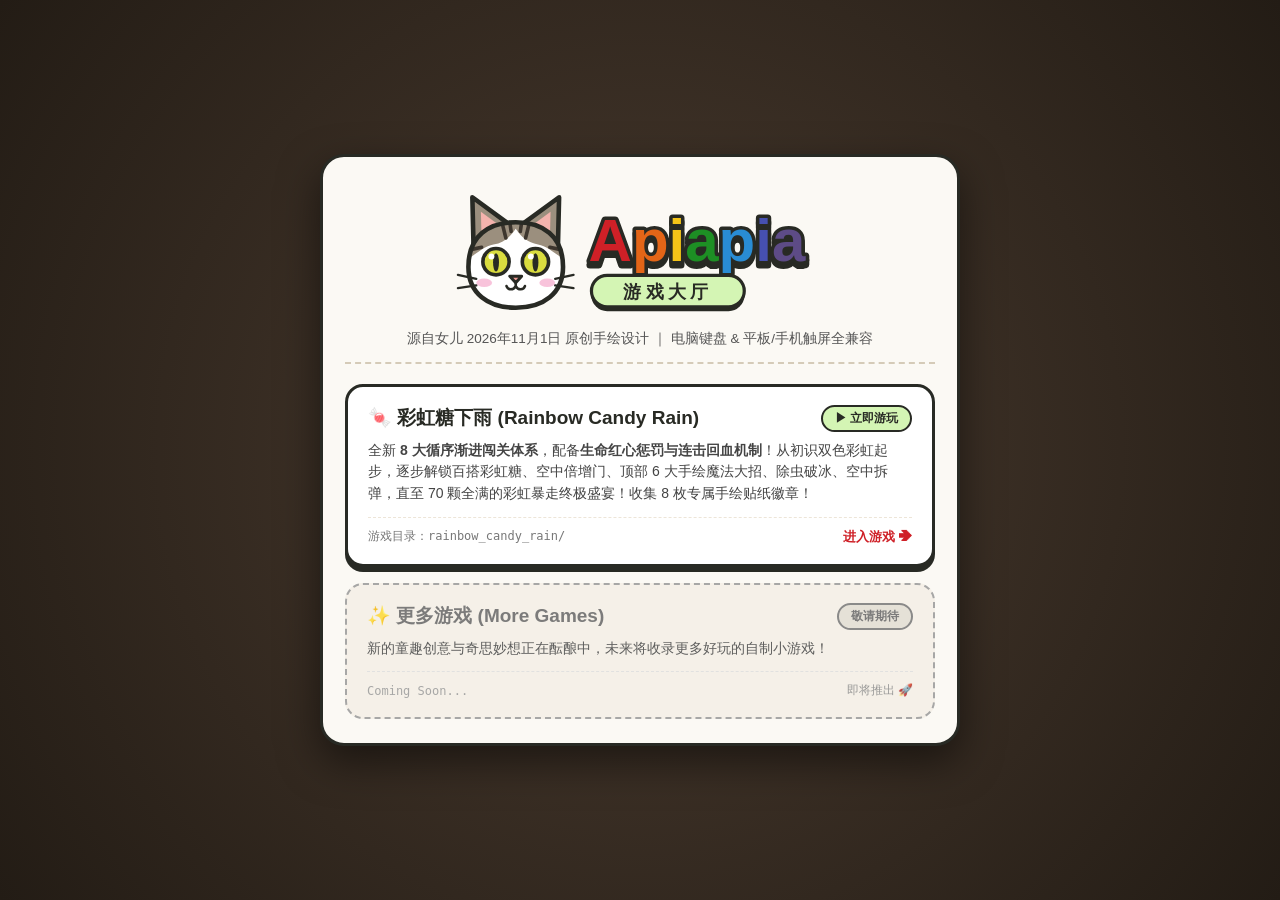
<file: index.html>
<!DOCTYPE html>
<html lang="zh-CN">
<head>
  <meta charset="UTF-8" />
  <meta name="viewport" content="width=device-width, initial-scale=1.0, maximum-scale=1.0, user-scalable=no, viewport-fit=cover" />
  <meta name="description" content="Apiapia 游戏大厅 — 以家里的小猫 Apiapia 命名，收录小朋友亲手设计的趣味网页小游戏，支持电脑键盘与 iPad/手机触屏。" />
  <meta property="og:title" content="Apiapia 游戏大厅" />
  <meta property="og:description" content="收录小朋友亲手设计的趣味网页小游戏，支持电脑键盘与 iPad/手机触屏。" />
  <meta property="og:type" content="website" />
  <meta property="og:image" content="images/icon-512.png" />
  <!-- iPad / iPhone 添加到主屏幕：全屏打开，图标下方显示的名字 -->
  <meta name="mobile-web-app-capable" content="yes" />
  <meta name="apple-mobile-web-app-capable" content="yes" />
  <meta name="apple-mobile-web-app-status-bar-style" content="black-translucent" />
  <meta name="apple-mobile-web-app-title" content="Apiapia 游戏大厅" />
  <link rel="icon" type="image/svg+xml" href="images/favicon.svg" />
  <link rel="icon" type="image/png" sizes="192x192" href="images/icon-192.png?v=2" />
  <link rel="apple-touch-icon" sizes="180x180" href="images/apple-touch-icon.png?v=2" />
  <link rel="manifest" href="site.webmanifest?v=2" />
  <meta name="theme-color" content="#2c241d" />
  <title>Apiapia 游戏大厅</title>
  <style>
    * {
      box-sizing: border-box;
      margin: 0;
      padding: 0;
    }
    body {
      min-height: 100dvh;
      background: #2c241d radial-gradient(circle at center, #4a3b2f 0%, #231c15 100%);
      font-family: "PingFang SC", "Hiragino Sans GB", "Microsoft YaHei", "Comic Sans MS", cursive, sans-serif;
      display: flex;
      align-items: center;
      justify-content: center;
      padding: max(18px, env(safe-area-inset-top)) 18px max(18px, env(safe-area-inset-bottom));
      color: #282a24;
    }
    .hub-card {
      background: #fbf9f4;
      border: 3.5px solid #282a24;
      border-radius: 24px;
      max-width: 640px;
      width: 100%;
      padding: 24px 22px;
      box-shadow: 0 16px 40px rgba(0, 0, 0, 0.5);
    }
    .hub-header {
      text-align: center;
      margin-bottom: 20px;
      padding-bottom: 14px;
      border-bottom: 2.5px dashed #d5cbb8;
    }
    .hub-header h1 {
      font-size: 25px;
      font-weight: 900;
      margin-bottom: 6px;
    }
    .hub-logo {
      display: block;
      width: 100%;
      max-width: 400px;
      height: auto;
      margin: 0 auto;
    }
    .hub-header p {
      font-size: 13.5px;
      color: #555;
    }
    .game-list {
      display: flex;
      flex-direction: column;
      gap: 16px;
    }
    .game-card {
      display: block;
      text-decoration: none;
      color: #282a24;
      background: #fff;
      border: 3px solid #282a24;
      border-radius: 18px;
      padding: 18px 20px;
      box-shadow: 0 5px 0 #282a24;
      transition: transform 0.1s, box-shadow 0.1s, background 0.15s;
    }
    @media (hover: hover) {
    .game-card.playable:hover {
      background: #fffbe6;
      transform: translateY(-2px);
      box-shadow: 0 7px 0 #282a24;
    }
    }
    .game-card.playable:active {
      transform: translateY(3px);
      box-shadow: 0 2px 0 #282a24;
    }
    .game-card.coming-soon {
      background: #f4efe6;
      border: 2.5px dashed #999;
      box-shadow: none;
      opacity: 0.85;
      cursor: default;
    }
    .g-title {
      display: flex;
      align-items: center;
      justify-content: space-between;
      font-size: 19px;
      font-weight: 900;
      margin-bottom: 8px;
    }
    .g-badge {
      font-size: 12px;
      padding: 3px 12px;
      border-radius: 999px;
      border: 2px solid #282a24;
      font-weight: 800;
    }
    .badge-play {
      background: #d4f5b4;
    }
    .badge-wait {
      background: #e2ddd3;
      border-color: #777;
      color: #666;
    }
    .g-desc {
      font-size: 14px;
      color: #444;
      line-height: 1.55;
    }
    .g-footer {
      display: flex;
      justify-content: space-between;
      align-items: center;
      margin-top: 12px;
      padding-top: 10px;
      border-top: 1.5px dashed #ede5d8;
    }
    .g-file {
      font-size: 12px;
      color: #777;
      font-family: monospace;
    }
    .g-action {
      font-size: 13px;
      font-weight: 900;
      color: #cf2027;
      display: flex;
      align-items: center;
      gap: 4px;
    }
  </style>
</head>
<body>
  <div class="hub-card">
    <div class="hub-header">
      <h1><img class="hub-logo" src="images/logo.svg" alt="Apiapia 游戏大厅" /></h1>
      <p>源自女儿 2026年11月1日 原创手绘设计 ｜ 电脑键盘 & 平板/手机触屏全兼容</p>
    </div>

    <div class="game-list">
      <!-- 经典版游戏卡片 -->
      <a class="game-card playable" href="rainbow_candy_rain/index.html">
        <div class="g-title">
          <span>🍬 彩虹糖下雨 (Rainbow Candy Rain)</span>
          <span class="g-badge badge-play">▶ 立即游玩</span>
        </div>
        <div class="g-desc">
          全新 <strong>8 大循序渐进闯关体系</strong>，配备<strong>生命红心惩罚与连击回血机制</strong>！从初识双色彩虹起步，逐步解锁百搭彩虹糖、空中倍增门、顶部 6 大手绘魔法大招、除虫破冰、空中拆弹，直至 70 颗全满的彩虹暴走终极盛宴！收集 8 枚专属手绘贴纸徽章！
        </div>
        <div class="g-footer">
          <span class="g-file">游戏目录：rainbow_candy_rain/</span>
          <span class="g-action">进入游戏 ➔</span>
        </div>
      </a>

      <!-- 未来新游戏卡片预留 -->
      <div class="game-card coming-soon">
        <div class="g-title">
          <span style="color: #666;">✨ 更多游戏 (More Games)</span>
          <span class="g-badge badge-wait">敬请期待</span>
        </div>
        <div class="g-desc">
          新的童趣创意与奇思妙想正在酝酿中，未来将收录更多好玩的自制小游戏！
        </div>
        <div class="g-footer" style="border-top-color: #ddd;">
          <span class="g-file" style="color: #999;">Coming Soon...</span>
          <span style="font-size: 12px; color: #888;">即将推出 🚀</span>
        </div>
      </div>
    </div>
  </div>
</body>
</html>
</file>
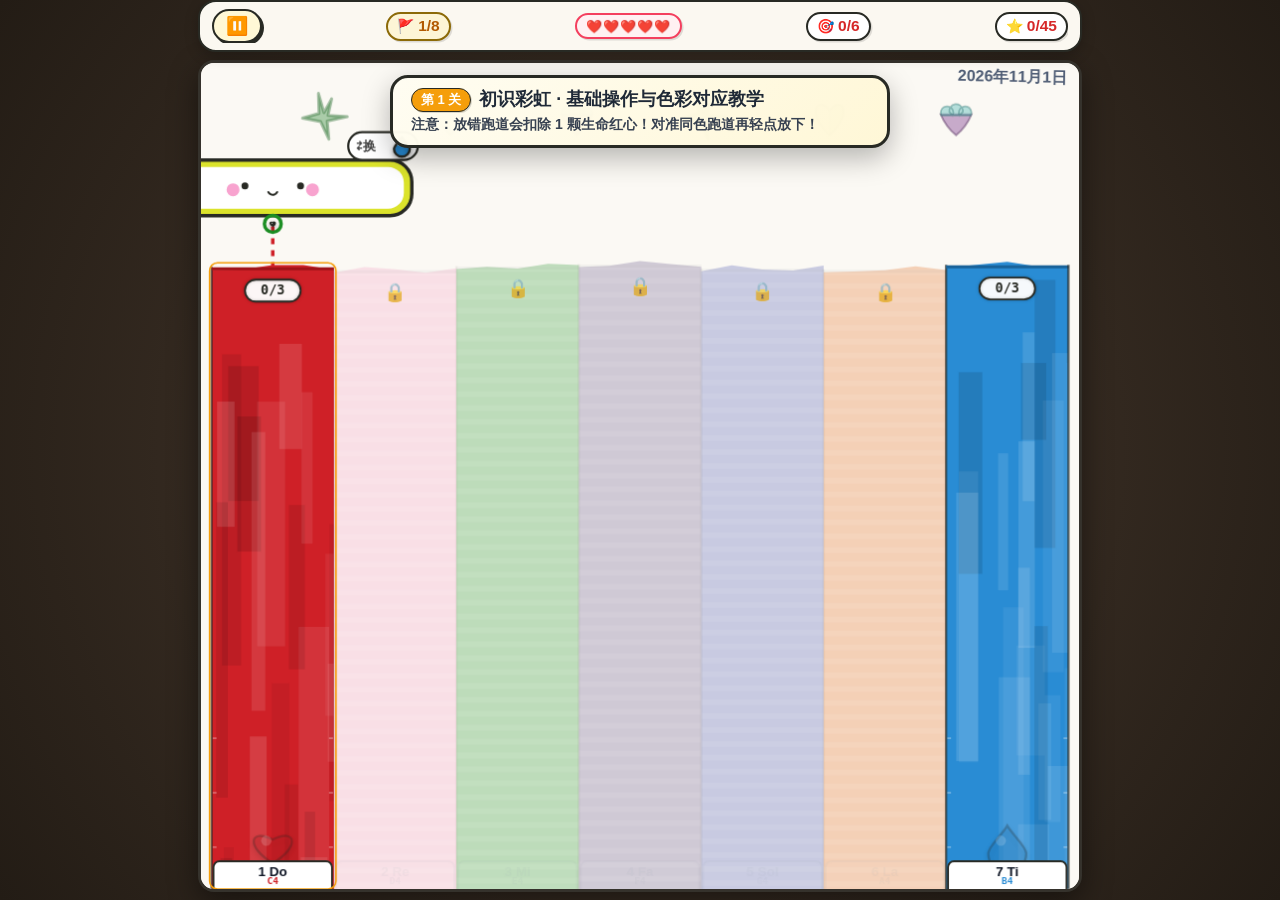
<file: rainbow_candy_rain/index.html>
<!DOCTYPE html>
<html lang="zh-CN">
<head>
  <meta charset="UTF-8" />
  <meta name="viewport" content="width=device-width, initial-scale=1.0, maximum-scale=1.0, user-scalable=no, viewport-fit=cover" />
  <meta name="apple-mobile-web-app-capable" content="yes" />
  <meta name="mobile-web-app-capable" content="yes" />
  <meta name="apple-mobile-web-app-status-bar-style" content="black-translucent" />
  <meta name="apple-mobile-web-app-title" content="彩虹糖下雨" />
  <meta name="theme-color" content="#2c241d" />
  <link rel="apple-touch-icon" sizes="180x180" href="../images/apple-touch-icon.png?v=2" />
  <meta name="description" content="彩虹糖下雨（关卡闯关与教学进阶版）" />
  <link rel="icon" href="data:image/svg+xml,<svg xmlns='http://www.w3.org/2000/svg' viewBox='0 0 100 100'><text y='.9em' font-size='90'>🍬</text></svg>" />
  <title>彩虹糖下雨 - 魔法大闯关</title>
  <link rel="stylesheet" href="style.css?v=20261113c" />
</head>
<body>
  <div id="app-shell">
    <!-- Top HUD Bar (in-game essentials only; everything else lives in the pause menu) -->
    <div class="hud-bar">
      <div class="hud-stats">
        <button class="btn-cute btn-pause" id="btn-pause" title="暂停 / 菜单 (P)">⏸️</button>
        <div class="stat-pill pill-target pill-clickable" id="hud-level-pill" title="关卡地图">
          🚩 <span class="val" id="level-val">1/8</span>
        </div>
        <div class="stat-pill pill-hearts" id="hud-hearts-pill" title="生命：5 连击可恢复 1 颗">
          <span class="val" id="hearts-val">❤️❤️❤️</span>
        </div>
        <div class="stat-pill" id="hud-target-pill" title="本关进度">
          🎯 <span class="val" id="target-progress-val">0/6</span>
        </div>
        <div class="stat-pill pill-fever" id="fever-pill" title="彩虹暴走能量" style="display:none;">
          🌈 <span class="val" id="fever-val">0%</span>
        </div>
        <div class="stat-pill" title="分数 / 下一颗星需要的分数">
          ⭐ <span class="val" id="score-val">0</span>
        </div>
      </div>
    </div>

    <!-- Main Drawing Paper Game Canvas -->
    <div id="paper-stage">
      <canvas id="game-canvas"></canvas>

      <!-- Level Intro Toast / Guidance Banner (Auto-dismisses) -->
      <div class="level-intro-toast" id="level-intro-toast">
        <div class="intro-toast-content">
          <div class="toast-header-row">
            <span class="toast-level-tag" id="toast-level-num">第 1 关</span>
            <span class="toast-title" id="toast-level-title">初识彩虹</span>
          </div>
          <p class="toast-tip" id="toast-level-tip">滑动云朵对齐同色跑道，轻点屏幕放下糖果！</p>
        </div>
      </div>
    </div>
  </div>

  <!-- Pause Menu Modal (any open modal pauses the game) -->
  <div class="modal-backdrop" id="pause-modal">
    <div class="modal-card pause-card">
      <h2 class="victory-title">⏸️ 休息一下</h2>
      <p class="victory-subtitle" id="pause-level-name">第 1 关</p>
      <button class="btn-win-replay btn-primary-big" id="btn-resume">▶️ 继续玩</button>
      <div class="pause-grid">
        <button class="btn-cute" id="btn-level-map">🗺️ 关卡地图</button>
        <button class="btn-cute" id="btn-tutorial-hint">💡 玩法说明</button>
        <button class="btn-cute" id="btn-music-box">🎵 音乐盒</button>
        <button class="btn-cute" id="btn-outfit">👒 云朵装扮</button>
        <button class="btn-cute" id="btn-stickers">🏅 贴纸册</button>
        <button class="btn-cute" id="btn-art">🎨 小画师原作</button>
        <button class="btn-cute" id="btn-audio">🔊 只开音效</button>
        <button class="btn-cute" id="btn-motion">🌀 晃动特效：开</button>
        <button class="btn-cute" id="btn-quick-reset">🔄 重新开始本关</button>
        <a class="btn-cute" href="../index.html">🏠 返回大厅</a>
      </div>
    </div>
  </div>

  <!-- In-game Confirm Dialog -->
  <div class="modal-backdrop" id="confirm-modal">
    <div class="modal-card confirm-card">
      <div class="victory-badge">🤔</div>
      <h2 class="victory-title" id="confirm-title">确定吗？</h2>
      <p class="victory-subtitle" id="confirm-desc"></p>
      <div class="victory-actions">
        <button class="btn-win-replay" id="confirm-ok" style="background: linear-gradient(180deg, #f59e0b 0%, #d97706 100%);">确定</button>
        <button class="btn-cute" id="confirm-cancel" style="font-size:16px; padding: 10px 22px;">取消</button>
      </div>
    </div>
  </div>

  <!-- Level Select Map Modal -->
  <div class="modal-backdrop" id="level-select-modal">
    <div class="modal-card level-modal-card">
      <div class="modal-header">
        <h2>🗺️ 闯关地图 & 🎵 音乐盒</h2>
        <button class="btn-cute" id="close-level-select">✖ 关闭</button>
      </div>
      <div class="level-progress-summary">
        <div class="summary-item">
          <span>当前解锁：</span><strong id="unlocked-level-text">第 1 关 / 共 8 关</strong>
        </div>
        <div class="summary-item">
          <span>获得星级：</span><strong id="total-stars-text">⭐ 0 / 24</strong>
        </div>
      </div>
      <div class="levels-grid" id="levels-grid-container">
        <!-- 8 level cards dynamically generated -->
      </div>
      <div class="level-modal-footer">
        <button class="btn-cute" id="btn-reset-levels" style="font-size:12px; color:#888;">🔄 重置关卡进度</button>
        <button class="btn-cute active-mode" id="btn-continue-level">🚀 继续当前关卡</button>
      </div>
    </div>
  </div>

  <!-- Level Clear Modal (Every level completion) -->
  <div class="modal-backdrop" id="level-clear-modal">
    <div class="modal-card level-clear-card">
      <div class="victory-badge" id="level-clear-badge">🌟</div>
      <h2 class="victory-title" id="level-clear-title">🎉 第 1 关 通关成功！</h2>
      <div class="victory-stars" id="level-clear-stars">⭐⭐⭐</div>
      <p class="victory-subtitle" id="level-clear-desc">太棒了！红蓝两柱顺利装满糖果！</p>

      <div class="victory-stats-grid">
        <div class="vstat-box">
          <div class="label">🍬 本关收集</div>
          <div class="num" id="lc-candies">6 / 6</div>
        </div>
        <div class="vstat-box">
          <div class="label">⏱️ 通关用时</div>
          <div class="num" id="lc-time">00:25</div>
        </div>
        <div class="vstat-box">
          <div class="label">🔥 最高连击</div>
          <div class="num" id="lc-combo">4</div>
        </div>
        <div class="vstat-box">
          <div class="label">⭐ 本关得分</div>
          <div class="num" id="lc-score">120</div>
        </div>
      </div>

      <div class="level-unlock-highlight" id="level-unlock-next-tip">
        ✨ 解锁新关卡：【第 2 关 连击进阶】
      </div>

      <div class="victory-actions">
        <button class="btn-win-replay btn-primary-big" id="btn-next-level">🚀 进入下一关</button>
        <button class="btn-cute" id="btn-replay-level" style="font-size:15px; padding: 10px 16px;">🔄 再玩一次</button>
        <button class="btn-cute" id="btn-open-map" style="font-size:15px; padding: 10px 16px;">🗺️ 关卡地图</button>
      </div>
    </div>
  </div>

  <!-- Level Fail Modal (When hearts reach 0) -->
  <div class="modal-backdrop" id="level-fail-modal">
    <div class="modal-card level-fail-card">
      <div class="victory-badge" style="filter: drop-shadow(0 6px 12px rgba(220, 38, 38, 0.4));">💔</div>
      <h2 class="victory-title" style="color: #dc2626;" id="level-fail-title">关卡挑战失败！</h2>
      <p class="victory-subtitle" id="level-fail-desc">红心用完啦！</p>

      <div class="victory-stats-grid">
        <div class="vstat-box">
          <div class="label">🍬 本关收集</div>
          <div class="num" id="lf-candies">0 / 0</div>
        </div>
        <div class="vstat-box">
          <div class="label">⏱️ 坚持用时</div>
          <div class="num" id="lf-time">00:00</div>
        </div>
        <div class="vstat-box">
          <div class="label">🔥 最高连击</div>
          <div class="num" id="lf-combo">0</div>
        </div>
        <div class="vstat-box">
          <div class="label">⭐ 本关得分</div>
          <div class="num" id="lf-score">0</div>
        </div>
      </div>

      <div class="level-fail-tip-box" id="level-fail-tip">
        💡 看清形状再放下，5 连击能回 1 颗心！
      </div>

      <div class="victory-actions">
        <button class="btn-win-replay" id="btn-checkpoint-level" style="display:none; background: linear-gradient(180deg, #38bdf8 0%, #0284c7 100%);">📍 从存档点继续</button>
        <button class="btn-win-replay btn-primary-big" id="btn-retry-level" style="background: linear-gradient(180deg, #f59e0b 0%, #d97706 100%);">🔄 重新挑战</button>
        <button class="btn-cute" id="btn-fail-open-map" style="font-size:15px; padding: 10px 18px;">🗺️ 关卡地图</button>
      </div>
    </div>
  </div>

  <!-- Grand Finale Victory Celebration Modal (Level 8 completion) -->
  <div class="modal-backdrop" id="victory-modal">
    <div class="modal-card victory-card">
      <div class="victory-badge">👑</div>
      <h2 class="victory-title">🎉 彩虹大圆满！全通关成就！</h2>
      <div class="victory-stars" id="win-stars">⭐⭐⭐</div>
      <div class="victory-rank" id="win-rank">👑 传奇彩虹大魔法师</div>
      <p class="victory-subtitle" id="win-unlock-msg">恭喜通关全部 8 个关卡！7 根彩虹柱全部装满 10 颗糖果！</p>

      <div class="victory-stats-grid">
        <div class="vstat-box">
          <div class="label">🍬 糖果总数</div>
          <div class="num" id="win-candies">70 / 70</div>
        </div>
        <div class="vstat-box">
          <div class="label">⏱️ 通关用时</div>
          <div class="num" id="win-time">00:00</div>
        </div>
        <div class="vstat-box">
          <div class="label">🔥 最高连击</div>
          <div class="num" id="win-combo">0</div>
        </div>
        <div class="vstat-box">
          <div class="label">⭐ 最终得分</div>
          <div class="num" id="win-score">0</div>
        </div>
      </div>

      <div class="victory-actions">
        <button class="btn-win-replay btn-primary-big" id="btn-win-replay">♾️ 挑战无尽模式</button>
        <button class="btn-cute" id="btn-win-map" style="font-size:15px; padding: 10px 16px;">🗺️ 关卡地图</button>
        <button class="btn-cute" id="btn-win-stickers" style="font-size:15px; padding: 10px 16px;">🏅 贴纸册</button>
        <button class="btn-cute" id="btn-win-art" style="font-size:15px; padding: 10px 16px;">🎨 欣赏原作</button>
      </div>
    </div>
  </div>

  <!-- Rules & Tutorial Modal -->
  <div class="modal-backdrop" id="tutorial-modal">
    <div class="modal-card">
      <div class="modal-header">
        <h2>🌈 糖果魔法闯关教学手册</h2>
        <button class="btn-cute" id="close-tutorial-modal">✖ 关闭</button>
      </div>
      <div class="tutorial-content" style="font-size:13.5px; color:#444; line-height: 1.6;">
        <h4 style="color:#d97706; margin-bottom:4px;">🎯 核心规则：</h4>
        <p>
          把云朵嘴边的彩色糖果投进下方<strong>相同颜色的跑道</strong>。投中不仅能装满柱子，还能累积连击（Combo 🔥）获得更高分数！<br/>
          ❤️ <strong>生命：</strong>投错跑道、炸弹爆炸、贪吃虫得逞会扣 1 颗心；<strong>5 连击</strong>回 1 颗心。倒计时用完糖果会 💨 飘走（只断连击，不扣心）。<br/>
          🍬 <strong>每种颜色有自己的形状：</strong>红色爱心、粉色圆球、绿色莓果、紫色葡萄、蓝色糖纸、橙色钻石、天蓝水滴。柱子里淡淡的影子就是它要的糖！<br/>
          ⭐ <strong>星星看分数：</strong>分数越高星越多，一颗心没丢再奖励 1 颗星！
        </p>
        <h4 style="color:#298cd4; margin:10px 0 4px;">🕹️ 操控方式：</h4>
        <p>
          • <strong>电脑端：</strong><code>← / →</code> 或 <code>A / D</code> 移动；<code>空格 / ↓ / S</code> 放下；<code>↑ / W / X</code> 换糖；<code>1～7</code> 直达跑道；<code>Q / E / R</code> 放魔法大招；<code>P / Esc</code> 暂停。<br/>
          • <strong>手机/iPad：</strong>点一条跑道，云朵就飞过去；点<strong>云朵</strong>或<strong>云朵正下方的跑道</strong>就放下糖果；也可以按住屏幕左右拖动云朵。
        </p>
        <h4 style="color:#ec4899; margin:10px 0 4px;">🎉 越玩越爽的小秘密：</h4>
        <p>
          • 🔥 <strong>连击倍率：</strong>连续投对 3 / 6 / 10 / 15 次，得分 ×2 / ×3 / ×4 / ×5！云朵会拖出彩虹尾巴！<br/>
          • ⚡ <strong>神速投放：</strong>糖果刚出现就马上投进正确跑道，额外加分！<br/>
          • 🌈 <strong>彩虹横排：</strong>让所有跑道一样高，就会奏响一排 Do-Re-Mi 彩虹音阶，大量加分！（百搭彩虹糖放进最矮的柱子最划算）<br/>
          • 🎁 <strong>奖励糖果雨：</strong>每关装满所有柱子后，天上会下 7 秒糖果雨！左右移动云朵接住它们，接得越多加分越多，还能帮你多拿星星！<br/>
          • 🎵 <strong>音乐盒：</strong>在「关卡地图」里选一首歌，糖果会按旋律的顺序出现——点一下同色跑道（或按数字键 <code>1～7</code>）就能弹出下一个音，弹完还会完整演奏一遍！弹错不扣心。<br/>
          • 👒 <strong>云朵装扮：</strong>星星攒得越多，解锁的帽子、墨镜、王冠越多，在暂停菜单里给云朵换装！<br/>
          • 🍀 <strong>幸运糖果雨（第 2 关起）：</strong>天上会飘下金色幸运星，用云朵接住！集齐 3 颗，手里的糖果变成彩虹百搭糖；偶尔还会飘下 💖 爱心，接住回 1 颗生命！<br/>
          • 📍 <strong>存档点（第 7、8 关）：</strong>每完成 2 排彩虹横排自动存档，失败了可以从存档点继续！<br/>
          • ♾️ <strong>无尽模式（通关第 8 关解锁）：</strong>排满一排就消除，糖果越来越快，挑战最高分！<br/>
          • ⇄ <strong>换糖：</strong>点击云朵右上角的「⇄换」气泡（或按 <code>↑</code> / <code>W</code> / <code>X</code>）可以把手里的糖和下一颗交换！
        </p>
        <h4 style="color:#1d8f24; margin:10px 0 4px;">✨ 关卡进阶新玩法：</h4>
        <p>
          • 🌟 <strong>第 3 关 百搭彩虹糖：</strong>闪闪发光的彩虹星糖，投进任意柱子都算正确！<br/>
          • 🫧 <strong>第 4 关 空中倍增门：</strong>让糖果穿过漂浮的 <code>×2</code> / <code>×3</code> 泡泡圈，糖果瞬间分裂翻倍！<br/>
          • 🪄 <strong>第 5 关 顶部手绘大招：</strong>接糖果为顶部 6 大手绘图标充能，满 100% 直接点击图标召唤流星雨或全屏磁铁！<br/>
          • 🐛 <strong>第 6 关 破冰与除虫：</strong>柱子被冰霜冻住或爬来贪吃虫？直接点击虫子或冰块把它们赶走！<br/>
          • 💣 <strong>第 7 关 拆弹专家：</strong>注意黑色炸弹！在空中点击炸弹拆弹拿分！挂在云朵上的炸弹点一下可以扔掉。<br/>
          • 🌈 <strong>第 8 关 彩虹暴走喷泉：</strong>连击攒满 100% 触发全自动彩虹喷泉，集满 7 柱通关！
        </p>
      </div>
      <div style="margin-top: 16px; text-align:right;">
        <button class="btn-cute active-mode" id="btn-start-tutorial-play" style="padding: 7px 20px; font-size:15px;">明白啦，继续闯关！ ✨</button>
      </div>
    </div>
  </div>

  <!-- Sticker Collection Modal -->
  <div class="modal-backdrop" id="sticker-modal">
    <div class="modal-card">
      <div class="modal-header">
        <h2>🏅 彩虹贴纸收集册 (<span id="sticker-count-label">0/8</span>)</h2>
        <button class="btn-cute" id="close-sticker-modal">✖ 关闭</button>
      </div>
      <p style="font-size:13px; color:#555; line-height:1.4;">
        在闯关冒险中达成精彩操作即可点亮专属手绘贴纸（自动保存在浏览器中）：
      </p>
      <div class="sticker-grid" id="sticker-grid-container"></div>
    </div>
  </div>

  <!-- Cloud Dress-up Modal -->
  <div class="modal-backdrop" id="outfit-modal">
    <div class="modal-card">
      <div class="modal-header">
        <h2>👒 云朵装扮间 (<span id="outfit-stars-label">⭐ 0</span>)</h2>
        <button class="btn-cute" id="close-outfit-modal">✖ 关闭</button>
      </div>
      <p style="font-size:13px; color:#555; line-height:1.4;">
        闯关和音乐盒里拿到的星星越多，能给云朵穿的装扮就越多！
      </p>
      <div class="sticker-grid" id="outfit-grid-container"></div>
    </div>
  </div>

  <!-- Original Drawing Modal -->
  <div class="modal-backdrop" id="art-modal">
    <div class="modal-card">
      <div class="modal-header">
        <h2>🎨 小设计师的手绘原作 (2026年11月1日)</h2>
        <button class="btn-cute" id="close-art-modal">✖ 关闭</button>
      </div>
      <p style="font-size:13.5px; color:#444; line-height:1.5;">
        游戏完整还原了画作里的每一个细节：<br/>
        • 顶部的 <strong>绿十字星、双色爱心、蓝顶紫莓心</strong> 与右上角日期<br/>
        • 中间黄绿边框、粉脸蛋的 <strong>微笑云朵横条</strong><br/>
        • 下方从左到右一模一样的 <strong>草莓红、蜜桃粉、苹果绿、葡萄紫、蓝莓蓝、甜橙橘、苏打天蓝</strong> 7色彩虹柱子！
      </p>
      <div class="art-preview-box">
        <img src="../artwork.jpg" alt="女儿的手绘游戏设计原图" onerror="this.parentElement.innerHTML='<div style=\'padding:24px;color:#666;\'>本地单文件模式下未找到原图文件 artwork.jpg</div>'" />
      </div>
    </div>
  </div>

  <script src="sounds/embedded_landing_notes.js"></script>
  <script src="game.js?v=20261113c"></script>
</body>
</html>
</file>
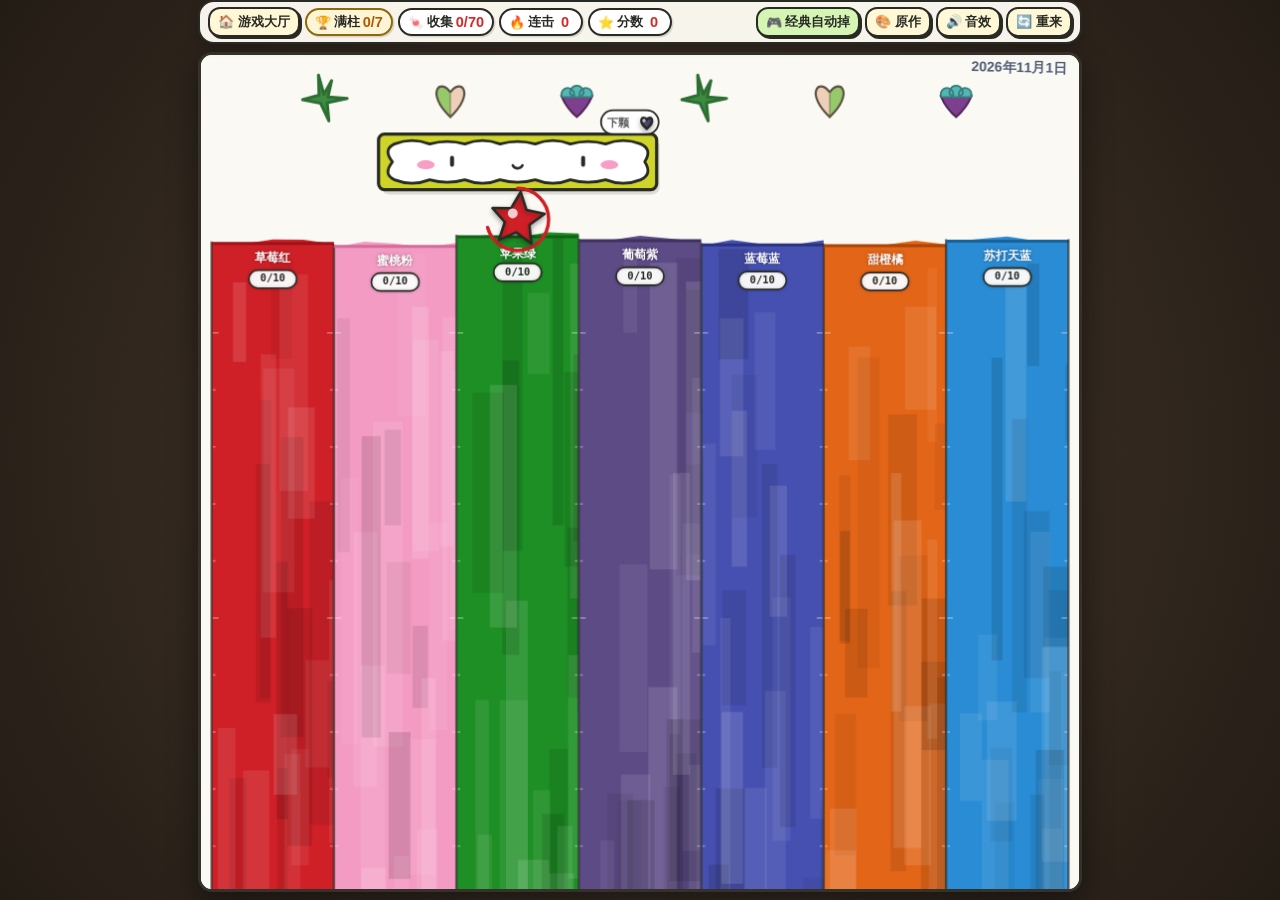
<file: v1_classic.html>
<!DOCTYPE html>
<html lang="zh-CN">
<head>
  <meta charset="UTF-8" />
  <meta name="viewport" content="width=device-width, initial-scale=1.0, maximum-scale=1.0, user-scalable=no, viewport-fit=cover" />
  <meta name="apple-mobile-web-app-capable" content="yes" />
  <meta name="apple-mobile-web-app-status-bar-style" content="black-translucent" />
  <meta name="description" content="彩虹糖下雨（集满10颗胜利版）" />
  <link rel="icon" href="data:image/svg+xml,<svg xmlns='http://www.w3.org/2000/svg' viewBox='0 0 100 100'><text y='.9em' font-size='90'>🍬</text></svg>" />
  <title>彩虹糖下雨</title>
  <style>
    :root {
      --paper-bg: #fbf9f4;
      --ink-dark: #282a24;
      --cloud-frame: #cfd428;
      --cloud-frame-shade: #b9be1c;
      --col-red: #cf2027;
      --col-pink: #f39bc3;
      --col-green: #1d8f24;
      --col-purple: #5d4b86;
      --col-blue: #4650b0;
      --col-orange: #e36517;
      --col-skyblue: #298cd4;
    }

    * {
      box-sizing: border-box;
      margin: 0;
      padding: 0;
      user-select: none;
      -webkit-user-select: none;
      -webkit-touch-callout: none;
    }

    html, body {
      width: 100%;
      height: 100%;
      height: 100dvh;
      overflow: hidden;
      background: #2c241d radial-gradient(circle at center, #4a3b2f 0%, #231c15 100%);
      font-family: "PingFang SC", "Hiragino Sans GB", "Microsoft YaHei", "Comic Sans MS", cursive, sans-serif;
      touch-action: none;
      display: flex;
      flex-direction: column;
      align-items: center;
      justify-content: center;
    }

    #app-shell {
      position: relative;
      width: 100%;
      height: 100%;
      max-width: 900px;
      display: flex;
      flex-direction: column;
      align-items: center;
      justify-content: flex-start;
      padding: env(safe-area-inset-top, 6px) 8px max(8px, env(safe-area-inset-bottom, 8px));
    }

    /* Top HUD Bar */
    .hud-bar {
      width: 100%;
      display: flex;
      align-items: center;
      justify-content: space-between;
      gap: 6px;
      padding: 5px 8px;
      background: rgba(255, 252, 245, 0.96);
      border: 2.5px solid var(--ink-dark);
      border-radius: 16px;
      box-shadow: 0 4px 12px rgba(0, 0, 0, 0.22);
      z-index: 20;
      flex-shrink: 0;
      margin-bottom: 8px;
    }

    .hud-stats {
      display: flex;
      align-items: center;
      gap: 5px;
      flex-wrap: nowrap;
      min-width: 0;
    }

    .hud-actions {
      display: flex;
      align-items: center;
      gap: 5px;
      flex-wrap: nowrap;
      min-width: 0;
    }

    .stat-pill {
      display: flex;
      align-items: center;
      gap: 3px;
      background: #fff;
      border: 2px solid var(--ink-dark);
      border-radius: 999px;
      padding: 3px 8px;
      font-weight: 800;
      font-size: 13px;
      color: var(--ink-dark);
      box-shadow: 1.5px 1.5px 0 rgba(0,0,0,0.12);
      white-space: nowrap;
      flex-shrink: 0;
    }

    .stat-pill span.val {
      color: #d62828;
      font-size: 14.5px;
      min-width: 16px;
      text-align: center;
    }

    .stat-pill.pill-target {
      background: #fdf5d6;
      border-color: #8c6a08;
    }

    .stat-pill.pill-target span.val {
      color: #b25900;
    }

    .btn-cute {
      appearance: none;
      border: 2px solid var(--ink-dark);
      background: #fff8d6;
      color: var(--ink-dark);
      font-weight: 800;
      font-size: 13px;
      padding: 4px 8px;
      border-radius: 12px;
      cursor: pointer;
      box-shadow: 2px 2px 0 var(--ink-dark);
      transition: transform 0.1s, background 0.15s;
      display: inline-flex;
      align-items: center;
      justify-content: center;
      gap: 3px;
      white-space: nowrap;
      text-decoration: none;
      flex-shrink: 0;
    }

    .btn-cute:hover {
      background: #ffef9e;
    }

    .btn-cute:active {
      transform: translate(2px, 2px);
      box-shadow: 0 0 0 var(--ink-dark);
    }

    .btn-cute.active-mode {
      background: #d4f5b4;
    }

    .mode-long {
      display: inline;
    }
    .mode-short {
      display: none;
    }

    /* Main Drawing Paper Game Canvas */
    #paper-stage {
      position: relative;
      width: 100%;
      flex: 1;
      min-height: 0;
      background: var(--paper-bg);
      border-radius: 14px;
      box-shadow:
        0 10px 30px rgba(0, 0, 0, 0.45),
        inset 0 0 40px rgba(210, 195, 165, 0.25);
      border: 3px solid #35322c;
      overflow: hidden;
      display: flex;
      flex-direction: column;
    }

    #game-canvas {
      width: 100%;
      height: 100%;
      display: block;
      cursor: grab;
    }

    #game-canvas:active {
      cursor: grabbing;
    }

    /* Modals */
    .modal-backdrop {
      position: fixed;
      inset: 0;
      background: rgba(20, 16, 12, 0.72);
      backdrop-filter: blur(4px);
      display: none;
      align-items: center;
      justify-content: center;
      z-index: 100;
      padding: 16px;
    }

    .modal-backdrop.open {
      display: flex;
    }

    .modal-card {
      background: #fcfaf2;
      border: 3.5px solid var(--ink-dark);
      border-radius: 22px;
      max-width: 520px;
      width: 100%;
      max-height: 90dvh;
      overflow-y: auto;
      padding: 18px 20px;
      box-shadow: 0 14px 40px rgba(0, 0, 0, 0.45);
      color: var(--ink-dark);
    }

    .modal-header {
      display: flex;
      align-items: center;
      justify-content: space-between;
      margin-bottom: 12px;
      border-bottom: 2px dashed #ccc5b4;
      padding-bottom: 8px;
    }

    .modal-header h2 {
      font-size: 20px;
      font-weight: 900;
    }

    .art-preview-box {
      width: 100%;
      border-radius: 12px;
      border: 2.5px solid var(--ink-dark);
      overflow: hidden;
      background: #eee;
      margin: 10px 0;
      text-align: center;
    }

    .art-preview-box img {
      width: 100%;
      max-height: 52dvh;
      object-fit: contain;
      display: block;
      margin: 0 auto;
    }

    .mode-grid {
      display: grid;
      grid-template-columns: 1fr;
      gap: 10px;
      margin-top: 10px;
    }

    .mode-item {
      border: 2.5px solid var(--ink-dark);
      border-radius: 14px;
      padding: 10px 12px;
      background: #fff;
      cursor: pointer;
      display: flex;
      flex-direction: column;
      gap: 4px;
      transition: transform 0.1s, background 0.15s;
    }

    .mode-item:hover {
      background: #fffbe6;
    }

    .mode-item.selected {
      background: #e2f8c9;
      border-color: #1d8f24;
      box-shadow: 0 0 0 2px #1d8f24;
    }

    .mode-item strong {
      font-size: 15.5px;
      display: flex;
      align-items: center;
      justify-content: space-between;
    }

    .mode-item p {
      font-size: 13px;
      color: #555;
      line-height: 1.4;
    }

    /* Victory Modal Card */
    .victory-card {
      text-align: center;
      background: linear-gradient(180deg, #fffcf5 0%, #fff6e0 100%);
      border: 4px solid #332f28;
      border-radius: 26px;
      padding: 24px 20px;
      box-shadow: 0 20px 50px rgba(0,0,0,0.5), inset 0 0 0 4px #ffe682;
      animation: popWin 0.4s cubic-bezier(0.175, 0.885, 0.32, 1.275);
    }

    @keyframes popWin {
      0% { transform: scale(0.65); opacity: 0; }
      100% { transform: scale(1); opacity: 1; }
    }

    .victory-badge {
      font-size: 56px;
      line-height: 1;
      margin-bottom: 8px;
      filter: drop-shadow(0 6px 12px rgba(230, 160, 20, 0.4));
      animation: bounceBadge 1s infinite alternate ease-in-out;
    }

    @keyframes bounceBadge {
      from { transform: translateY(0); }
      to { transform: translateY(-8px); }
    }

    .victory-title {
      font-size: 26px;
      font-weight: 900;
      color: #ce2026;
      text-shadow: 2px 2px 0 #fff, 3px 3px 0 rgba(0,0,0,0.15);
      margin-bottom: 6px;
    }

    .victory-subtitle {
      font-size: 14.5px;
      color: #5d4b86;
      font-weight: 800;
      margin-bottom: 18px;
    }

    .victory-stats-grid {
      display: grid;
      grid-template-columns: repeat(2, 1fr);
      gap: 10px;
      margin: 16px 0 22px 0;
    }

    .vstat-box {
      background: #fff;
      border: 2px solid var(--ink-dark);
      border-radius: 14px;
      padding: 10px 8px;
      box-shadow: 2px 2px 0 rgba(0,0,0,0.1);
    }

    .vstat-box .label {
      font-size: 12px;
      color: #666;
      font-weight: 700;
      margin-bottom: 2px;
    }

    .vstat-box .num {
      font-size: 20px;
      font-weight: 900;
      color: #ce2026;
    }

    .victory-actions {
      display: flex;
      gap: 10px;
      justify-content: center;
      flex-wrap: wrap;
    }

    .btn-win-replay {
      background: linear-gradient(180deg, #6ae070 0%, #2db434 100%);
      color: #fff;
      border: 2.5px solid var(--ink-dark);
      padding: 10px 24px;
      font-size: 17px;
      font-weight: 900;
      border-radius: 16px;
      cursor: pointer;
      box-shadow: 0 4px 0 var(--ink-dark);
      transition: transform 0.1s, box-shadow 0.1s;
    }

    .btn-win-replay:active {
      transform: translateY(3px);
      box-shadow: 0 1px 0 var(--ink-dark);
    }

    /* iPad and Tablet responsive optimization (601px ~ 860px) */
    @media (max-width: 860px) {
      .hud-bar {
        padding: 4px 8px;
        gap: 4px;
      }
      .hud-stats {
        gap: 4px;
      }
      .hud-actions {
        gap: 4px;
      }
      .stat-pill {
        padding: 2.5px 6px;
        font-size: 12px;
      }
      .stat-pill .label-text {
        display: none;
      }
      .stat-pill span.val {
        font-size: 13px;
      }
      .btn-cute {
        padding: 4px 6px;
        font-size: 12px;
      }
      .mode-long {
        display: none;
      }
      .mode-short {
        display: inline;
      }
    }

    /* Mobile phone optimization (<= 600px) */
    @media (max-width: 600px) {
      .hud-bar {
        flex-direction: column;
        gap: 5px;
        padding: 5px 7px;
      }
      .hud-stats {
        width: 100%;
        justify-content: space-between;
      }
      .hud-actions {
        width: 100%;
        justify-content: space-between;
      }
      .hud-actions .btn-cute {
        flex: 1;
        padding: 4px 2px;
        font-size: 11.5px;
      }
      .stat-pill {
        padding: 2px 4px;
        font-size: 11.5px;
      }
      .stat-pill span.val {
        font-size: 12px;
      }
      .victory-title {
        font-size: 21px;
      }
    }
  </style>
</head>
<body>
  <div id="app-shell">
    <!-- Top HUD Bar -->
    <div class="hud-bar">
      <div class="hud-stats">
        <a class="btn-cute" href="index.html" title="返回游戏大厅">🏠 游戏大厅</a>
        <div class="stat-pill pill-target" title="胜利目标：7个彩色柱子各装满10颗糖果">
          🏆<span class="label-text"> 满柱</span> <span class="val" id="full-tubes-val">0/7</span>
        </div>
        <div class="stat-pill" title="收集到的糖果总数 (目标 70 颗)">
          🍬<span class="label-text"> 收集</span> <span class="val" id="total-val">0/70</span>
        </div>
        <div class="stat-pill" title="连续投进同色柱子的连击加成">
          🔥<span class="label-text"> 连击</span> <span class="val" id="combo-val">0</span>
        </div>
        <div class="stat-pill" title="总得分">
          ⭐<span class="label-text"> 分数</span> <span class="val" id="score-val">0</span>
        </div>
      </div>

      <div class="hud-actions">
        <button class="btn-cute active-mode" id="btn-mode" title="切换游戏玩法模式">
          🎮 <span class="mode-long" id="mode-label-long">经典自动掉</span><span class="mode-short" id="mode-label-short">经典</span>
        </button>
        <button class="btn-cute" id="btn-art" title="查看女儿的手绘原作">
          🎨 原作
        </button>
        <button class="btn-cute" id="btn-sound" title="开关声音">
          🔊 音效
        </button>
        <button class="btn-cute" id="btn-quick-reset" title="重新开始本局">
          🔄 重来
        </button>
      </div>
    </div>

    <!-- Main Drawing Paper Game Canvas (Clean, intuitive touch & drag) -->
    <div id="paper-stage">
      <canvas id="game-canvas"></canvas>
    </div>
  </div>

  <!-- Victory Celebration Modal -->
  <div class="modal-backdrop" id="victory-modal">
    <div class="modal-card victory-card">
      <div class="victory-badge">🏆</div>
      <h2 class="victory-title">🎉 恭喜通关！彩虹大圆满！</h2>
      <p class="victory-subtitle">所有 7 个彩虹柱子都完美装满了 10 颗糖果！太棒了！</p>

      <div class="victory-stats-grid">
        <div class="vstat-box">
          <div class="label">🍬 糖果总数</div>
          <div class="num" id="win-candies">70 / 70</div>
        </div>
        <div class="vstat-box">
          <div class="label">⏱️ 通关用时</div>
          <div class="num" id="win-time">00:00</div>
        </div>
        <div class="vstat-box">
          <div class="label">🔥 最高连击</div>
          <div class="num" id="win-combo">0</div>
        </div>
        <div class="vstat-box">
          <div class="label">⭐ 最终得分</div>
          <div class="num" id="win-score">0</div>
        </div>
      </div>

      <div class="victory-actions">
        <button class="btn-win-replay" id="btn-win-replay">🎈 再玩一局</button>
        <button class="btn-cute" id="btn-win-art" style="font-size:15px; padding: 10px 18px;">🎨 欣赏原作</button>
      </div>
    </div>
  </div>

  <!-- Mode & Rules Modal -->
  <div class="modal-backdrop" id="mode-modal">
    <div class="modal-card">
      <div class="modal-header">
        <h2>🌈 糖果收集规则与模式</h2>
        <button class="btn-cute" id="close-mode-modal">✖ 关闭</button>
      </div>
      <p style="font-size:14px; color:#444; line-height: 1.5;">
        🎯 <strong>胜利目标：</strong>将掉落的彩色糖果送进下方对应颜色的<strong>彩虹柱</strong>里，<strong>每个柱子刚好装满 10 颗</strong>即可大获全胜！
      </p>
      <div class="mode-grid">
        <div class="mode-item selected" data-mode="classic">
          <strong>🌟 1. 经典自动掉落（推荐） <span>默认</span></strong>
          <p>云朵嘴边会含着一颗彩色糖果，倒计时结束自动落下！对准下方的同色柱子轻点一下或按空格即可提前落入。</p>
        </div>
        <div class="mode-item" data-mode="rain">
          <strong>🍬 2. 彩虹连连掉（快节奏） <span>挑战</span></strong>
          <p>云朵会快速接连吐出糖果！手疾眼快滑动云朵，让每颗糖果稳稳滑进同色柱子。</p>
        </div>
        <div class="mode-item" data-mode="kids">
          <strong>🎈 3. 轻松宝宝模式（对准即掉） <span>无压力</span></strong>
          <p>没有倒计时压力！移到对应颜色的柱子上方稍微停稳就会自动开心落入，特别适合小朋友玩耍。</p>
        </div>
      </div>
      <div style="margin-top: 14px; display:flex; justify-content:space-between; align-items:center;">
        <button class="btn-cute" id="btn-reset-game">🔄 重置游戏</button>
        <button class="btn-cute active-mode" id="btn-start-play" style="padding: 7px 18px; font-size:15px;">✨ 开始挑战！</button>
      </div>
    </div>
  </div>

  <!-- Original Drawing Modal -->
  <div class="modal-backdrop" id="art-modal">
    <div class="modal-card">
      <div class="modal-header">
        <h2>🎨 小设计师的手绘原作 (2026年11月1日)</h2>
        <button class="btn-cute" id="close-art-modal">✖ 关闭</button>
      </div>
      <p style="font-size:13.5px; color:#444; line-height:1.5;">
        游戏完整还原了画作里的每一个细节：<br/>
        • 顶部的 <strong>绿十字星、双色爱心、蓝顶紫莓心</strong> 与右上角日期<br/>
        • 中间黄绿边框、粉脸蛋的 <strong>微笑云朵横条</strong><br/>
        • 下方从左到右一模一样的 <strong>草莓红、蜜桃粉、苹果绿、葡萄紫、蓝莓蓝、甜橙橘、苏打天蓝</strong> 7色彩虹柱子！
      </p>
      <div class="art-preview-box">
        <img src="artwork.jpg" alt="女儿的手绘游戏设计原图" onerror="this.parentElement.innerHTML='<div style=\'padding:24px;color:#666;\'>本地单文件模式下未找到原图文件 artwork.jpg</div>'" />
      </div>
    </div>
  </div>

  <script>
    (() => {
      // 7 Rainbow Colors exactly matching original hand drawing
      const COLOR_COLUMNS = [
        { id: 'red',     name: '草莓红',   hex: '#cf2027', lightHex: '#ff6b72', darkHex: '#9e1318', noteFreq: 261.63 },
        { id: 'pink',    name: '蜜桃粉',   hex: '#f39bc3', lightHex: '#ffd0e6', darkHex: '#d46b9b', noteFreq: 293.66 },
        { id: 'green',   name: '苹果绿',   hex: '#1d8f24', lightHex: '#5cd664', darkHex: '#116316', noteFreq: 329.63 },
        { id: 'purple',  name: '葡萄紫',   hex: '#5d4b86', lightHex: '#9b86cc', darkHex: '#3f3161', noteFreq: 349.23 },
        { id: 'blue',    name: '蓝莓蓝',   hex: '#4650b0', lightHex: '#828cf2', darkHex: '#2b3380', noteFreq: 392.00 },
        { id: 'orange',  name: '甜橙橘',   hex: '#e36517', lightHex: '#ffa063', darkHex: '#ab4507', noteFreq: 440.00 },
        { id: 'skyblue', name: '苏打天蓝', hex: '#298cd4', lightHex: '#73c6ff', darkHex: '#186299', noteFreq: 493.88 }
      ];

      const TARGET_PER_TUBE = 10;
      const TOTAL_TUBES = COLOR_COLUMNS.length; // 7
      const TOTAL_TARGET = TOTAL_TUBES * TARGET_PER_TUBE; // 70
      const CANDY_SHAPES = ['wrapped', 'heart', 'berry', 'star', 'round'];

      // Web Audio Synthesizer
      class SoundFX {
        constructor() {
          this.enabled = true;
          this.ctx = null;
        }

        init() {
          if (!this.ctx) {
            const AudioCtx = window.AudioContext || window.webkitAudioContext;
            if (AudioCtx) this.ctx = new AudioCtx();
          }
          if (this.ctx && this.ctx.state === 'suspended') {
            this.ctx.resume();
          }
        }

        playTone(freq, duration = 0.22, type = 'triangle', volume = 0.18, delay = 0) {
          if (!this.enabled) return;
          this.init();
          if (!this.ctx) return;

          const now = this.ctx.currentTime + delay;
          const osc = this.ctx.createOscillator();
          const gain = this.ctx.createGain();

          osc.type = type;
          osc.frequency.setValueAtTime(freq, now);

          gain.gain.setValueAtTime(0.001, now);
          gain.gain.linearRampToValueAtTime(volume, now + 0.02);
          gain.gain.exponentialRampToValueAtTime(0.0001, now + duration);

          osc.connect(gain);
          gain.connect(this.ctx.destination);

          osc.start(now);
          osc.stop(now + duration + 0.02);
        }

        playDrop() {
          if (!this.enabled) return;
          this.init();
          if (!this.ctx) return;
          const now = this.ctx.currentTime;
          const osc = this.ctx.createOscillator();
          const gain = this.ctx.createGain();
          osc.type = 'sine';
          osc.frequency.setValueAtTime(520, now);
          osc.frequency.exponentialRampToValueAtTime(240, now + 0.14);
          gain.gain.setValueAtTime(0.14, now);
          gain.gain.exponentialRampToValueAtTime(0.001, now + 0.15);
          osc.connect(gain);
          gain.connect(this.ctx.destination);
          osc.start(now);
          osc.stop(now + 0.16);
        }

        playMatch(colIndex, combo) {
          const baseFreq = COLOR_COLUMNS[colIndex]?.noteFreq || 330;
          this.playTone(baseFreq, 0.25, 'triangle', 0.22, 0);
          this.playTone(baseFreq * 1.25, 0.25, 'sine', 0.16, 0.07);
          this.playTone(baseFreq * 1.5, 0.32, 'triangle', 0.18, 0.14);
          if (combo >= 3) {
            this.playTone(baseFreq * 2, 0.35, 'sine', 0.15, 0.21);
          }
        }

        playMismatch() {
          this.playTone(210, 0.18, 'sawtooth', 0.09, 0);
          this.playTone(165, 0.25, 'triangle', 0.11, 0.12);
        }

        playTubeComplete() {
          const notes = [523.25, 659.25, 783.99, 1046.5]; // C5, E5, G5, C6
          notes.forEach((n, idx) => {
            this.playTone(n, 0.3, 'triangle', 0.24, idx * 0.08);
          });
        }

        playVictory() {
          const fanfare = [
            { f: 523.25, d: 0.18, t: 0 },
            { f: 659.25, d: 0.18, t: 0.12 },
            { f: 783.99, d: 0.24, t: 0.24 },
            { f: 1046.5, d: 0.55, t: 0.40 },
            { f: 880.00, d: 0.20, t: 0.75 },
            { f: 987.77, d: 0.20, t: 0.90 },
            { f: 1046.5, d: 0.70, t: 1.05 }
          ];
          fanfare.forEach(item => {
            this.playTone(item.f, item.d, 'triangle', 0.28, item.t);
            this.playTone(item.f * 1.5, item.d * 0.8, 'sine', 0.16, item.t + 0.02);
          });
        }
      }

      const sfx = new SoundFX();
      const canvas = document.getElementById('game-canvas');
      const ctx = canvas.getContext('2d');

      const state = {
        width: 600,
        height: 800,
        dpr: 1,
        mode: 'classic',
        score: 0,
        combo: 0,
        maxCombo: 0,
        totalCollected: 0,
        gameStartTime: Date.now(),
        isWon: false,
        columnCounts: [0, 0, 0, 0, 0, 0, 0],
        columnStacks: [[], [], [], [], [], [], []],
        columnHighlight: [0, 0, 0, 0, 0, 0, 0],
        columnFullGlow: [0, 0, 0, 0, 0, 0, 0],
        cloud: {
          x: 300,
          targetX: 300,
          y: 165,
          width: 240,
          height: 58,
          vx: 0,
          eyeOffsetX: 0,
          mood: 'happy',
          moodTimer: 0,
          bounceY: 0
        },
        activeCandy: null,
        nextCandy: null,
        fallingCandies: [],
        particles: [],
        confetti: [],
        floatingTexts: [],
        topIconBounce: [0, 0, 0, 0, 0, 0],
        keys: { left: false, right: false },
        isDragging: false,
        dragOffsetX: 0,
        layout: {
          topIconsY: 46,
          cloudY: 128,
          columnsTopY: 225,
          slotHeight: 40,
          candyRadius: 19,
          storageTopY: 285,
          storageBottomY: 780,
          columns: []
        }
      };

      // Marker strokes texture for authentic hand-drawn feel
      const markerStrokes = COLOR_COLUMNS.map(() => {
        const strokes = [];
        for (let i = 0; i < 22; i++) {
          strokes.push({
            rx: Math.random(),
            ry: Math.random(),
            rw: 0.08 + Math.random() * 0.18,
            rh: 0.12 + Math.random() * 0.40,
            alpha: 0.05 + Math.random() * 0.08,
            light: Math.random() > 0.45
          });
        }
        return strokes;
      });

      function computeLayout() {
        const rect = canvas.parentElement.getBoundingClientRect();
        state.dpr = Math.min(window.devicePixelRatio || 1, 2);
        state.width = Math.round(rect.width) || 600;
        state.height = Math.round(rect.height) || 600;

        canvas.width = Math.round(state.width * state.dpr);
        canvas.height = Math.round(state.height * state.dpr);

        const W = state.width;
        const H = state.height;

        state.layout.topIconsY = Math.max(28, H * 0.052);
        state.cloud.width = Math.min(Math.max(W * 0.38, 160), 280);
        state.cloud.height = Math.min(Math.max(H * 0.075, 42), 56);
        state.layout.cloudY = state.layout.topIconsY + state.cloud.height * 0.82 + 18;
        state.cloud.y = state.layout.cloudY;
        state.layout.columnsTopY = state.layout.cloudY + state.cloud.height * 0.5 + Math.max(38, H * 0.062);

        // 7 columns: contiguous, equal width for visual harmony and fairness
        const numCols = COLOR_COLUMNS.length; // 7
        const sideMargin = Math.max(4, W * 0.012);
        const usableW = W - sideMargin * 2;
        const colW = usableW / numCols;

        let curX = sideMargin;
        state.layout.columns = COLOR_COLUMNS.map((col, idx) => {
          const topWave = Math.sin(idx * 1.7) * 3;
          const colRect = {
            index: idx,
            x: curX,
            width: colW,
            centerX: curX + colW / 2,
            topY: state.layout.columnsTopY + topWave
          };
          curX += colW;
          return colRect;
        });

        // Candy vertical stacking area:
        state.layout.storageTopY = state.layout.columnsTopY + 54;
        state.layout.storageBottomY = H - 18;
        const storageH = state.layout.storageBottomY - state.layout.storageTopY;

        // Exactly 10 slots fit the vertical height from bottom to top header
        state.layout.slotHeight = (storageH - 6) / TARGET_PER_TUBE;

        // Big, clear, and plump candy radius
        state.layout.candyRadius = Math.max(15, Math.min(colW * 0.38, state.layout.slotHeight * 0.44, 26));

        clampCloudX();
      }

      function clampCloudX() {
        if (!state.layout.columns.length) return;
        const minX = state.layout.columns[0].centerX;
        const maxX = state.layout.columns[state.layout.columns.length - 1].centerX;
        state.cloud.x = Math.max(minX, Math.min(maxX, state.cloud.x));
        state.cloud.targetX = Math.max(minX, Math.min(maxX, state.cloud.targetX));
      }

      function getColumnIndexAtX(x) {
        const cols = state.layout.columns;
        for (let i = 0; i < cols.length; i++) {
          if (x >= cols[i].x && x <= cols[i].x + cols[i].width) return i;
        }
        if (cols.length && x < cols[0].x) return 0;
        return cols.length - 1;
      }

      // Slot 0 is at the bottom base, Slot 9 is right under the column header
      function getSlotCenterY(slotIndex) {
        const base = state.layout.storageBottomY - state.layout.candyRadius;
        return base - slotIndex * state.layout.slotHeight;
      }

      function countFullTubes() {
        return state.columnCounts.filter(c => c >= TARGET_PER_TUBE).length;
      }

      function createRandomCandy() {
        // Collect columns that have not yet reached 10 candies
        const neededColors = [];
        for (let i = 0; i < COLOR_COLUMNS.length; i++) {
          if (state.columnCounts[i] < TARGET_PER_TUBE) {
            neededColors.push(i);
          }
        }

        let colorIdx;
        if (neededColors.length > 0) {
          // 95% chance to prioritize colors the player still needs!
          if (Math.random() < 0.95) {
            colorIdx = neededColors[Math.floor(Math.random() * neededColors.length)];
          } else {
            colorIdx = Math.floor(Math.random() * COLOR_COLUMNS.length);
          }
        } else {
          colorIdx = Math.floor(Math.random() * COLOR_COLUMNS.length);
        }

        // Rainbow star candy chance ~7%
        const isRainbow = Math.random() < 0.07;
        const shape = isRainbow ? 'star' : CANDY_SHAPES[Math.floor(Math.random() * CANDY_SHAPES.length)];

        let maxTimer = 3.2;
        if (state.mode === 'classic') {
          maxTimer = Math.max(1.8, 3.2 - Math.min(state.score * 0.015, 1.0));
        } else if (state.mode === 'rain') {
          maxTimer = Math.max(1.15, 1.85 - Math.min(state.score * 0.015, 0.55));
        } else if (state.mode === 'kids') {
          maxTimer = 999999;
        }

        return {
          colorIdx,
          shape,
          timer: maxTimer,
          maxTimer,
          alignTime: 0,
          isRainbow,
          scale: 0.1
        };
      }

      function spawnNextCandyOnCloud() {
        if (!state.nextCandy) state.nextCandy = createRandomCandy();
        state.activeCandy = state.nextCandy;
        state.nextCandy = createRandomCandy();
      }

      function dropActiveCandy() {
        if (!state.activeCandy || state.isWon || state.fallingCandies.length >= 4) return;
        const c = state.activeCandy;
        const dropX = state.cloud.x;
        const dropY = state.cloud.y + state.cloud.height * 0.48;

        state.fallingCandies.push({
          x: dropX,
          y: dropY,
          vx: state.cloud.vx * 0.08,
          vy: 140,
          gravity: 680,
          radius: state.layout.candyRadius,
          colorIdx: c.colorIdx,
          shape: c.shape,
          isRainbow: c.isRainbow,
          rotation: (Math.random() - 0.5) * 0.3,
          vRot: (Math.random() - 0.5) * 2.5
        });

        state.cloud.bounceY = -6;
        sfx.playDrop();
        spawnNextCandyOnCloud();
      }

      function spawnBurstParticles(x, y, hexColor, count = 18, isRainbow = false) {
        for (let i = 0; i < count; i++) {
          const angle = (Math.PI * 2 * i) / count + (Math.random() - 0.5) * 0.4;
          const speed = 60 + Math.random() * 190;
          const pColor = isRainbow ? COLOR_COLUMNS[i % COLOR_COLUMNS.length].hex : hexColor;
          state.particles.push({
            x,
            y,
            vx: Math.cos(angle) * speed,
            vy: Math.sin(angle) * speed - 60,
            radius: 4 + Math.random() * 5,
            color: pColor,
            alpha: 1,
            life: 0.55 + Math.random() * 0.35,
            maxLife: 0.9
          });
        }
      }

      function spawnVictoryConfetti() {
        const colors = COLOR_COLUMNS.map(c => c.hex).concat(['#ffd700', '#ff69b4', '#00ffff']);
        for (let i = 0; i < 40; i++) {
          state.confetti.push({
            x: Math.random() * state.width,
            y: -10 - Math.random() * 80,
            vx: (Math.random() - 0.5) * 120,
            vy: 100 + Math.random() * 220,
            w: 8 + Math.random() * 8,
            h: 5 + Math.random() * 6,
            color: colors[Math.floor(Math.random() * colors.length)],
            rotation: Math.random() * Math.PI,
            vRot: (Math.random() - 0.5) * 8,
            alpha: 1
          });
        }
      }

      function addFloatingText(x, y, text, color = '#282a24', scale = 1) {
        state.floatingTexts.push({ x, y, text, color, scale, alpha: 1, vy: -55, life: 1.1 });
      }

      function updateHUD() {
        const fullCount = countFullTubes();
        document.getElementById('full-tubes-val').textContent = `${fullCount}/${TOTAL_TUBES}`;
        document.getElementById('total-val').textContent = `${state.totalCollected}/${TOTAL_TARGET}`;
        document.getElementById('combo-val').textContent = state.combo;
        document.getElementById('score-val').textContent = state.score;
      }

      function formatTime(totalSeconds) {
        const m = Math.floor(totalSeconds / 60);
        const s = Math.floor(totalSeconds % 60);
        return `${String(m).padStart(2, '0')}:${String(s).padStart(2, '0')}`;
      }

      function triggerVictory() {
        if (state.isWon) return;
        state.isWon = true;
        sfx.playVictory();

        const elapsed = (Date.now() - state.gameStartTime) / 1000;
        document.getElementById('win-candies').textContent = `${state.totalCollected} / ${TOTAL_TARGET}`;
        document.getElementById('win-time').textContent = formatTime(elapsed);
        document.getElementById('win-combo').textContent = state.maxCombo;
        document.getElementById('win-score').textContent = state.score;

        spawnVictoryConfetti();

        setTimeout(() => {
          document.getElementById('victory-modal').classList.add('open');
        }, 650);
      }

      function resetGame() {
        state.score = 0;
        state.combo = 0;
        state.maxCombo = 0;
        state.totalCollected = 0;
        state.isWon = false;
        state.gameStartTime = Date.now();
        state.columnCounts = [0, 0, 0, 0, 0, 0, 0];
        state.columnStacks = [[], [], [], [], [], [], []];
        state.columnFullGlow = [0, 0, 0, 0, 0, 0, 0];
        state.fallingCandies = [];
        state.confetti = [];
        state.activeCandy = null;
        spawnNextCandyOnCloud();
        updateHUD();
        document.getElementById('victory-modal').classList.remove('open');
      }

      function update(dt) {
        const cols = state.layout.columns;
        if (!cols.length) return;

        // Victory celebration state updates
        if (state.isWon) {
          if (Math.random() < 0.15) spawnVictoryConfetti();
          state.cloud.bounceY = Math.sin(performance.now() * 0.008) * 6;
          state.cloud.mood = 'joy';
        }

        // Horizontal cloud motion
        const moveSpeed = state.width * 0.78;
        if (state.keys.left) state.cloud.targetX -= moveSpeed * dt;
        if (state.keys.right) state.cloud.targetX += moveSpeed * dt;
        clampCloudX();

        const prevX = state.cloud.x;
        const lerpFactor = state.isDragging ? 18 : 14;
        state.cloud.x += (state.cloud.targetX - state.cloud.x) * Math.min(1, lerpFactor * dt);
        state.cloud.vx = (state.cloud.x - prevX) / Math.max(dt, 0.001);

        const targetEyeOffset = Math.max(-5, Math.min(5, state.cloud.vx * 0.015));
        state.cloud.eyeOffsetX += (targetEyeOffset - state.cloud.eyeOffsetX) * Math.min(1, 10 * dt);

        if (!state.isWon) {
          state.cloud.bounceY *= Math.pow(0.08, dt);
        }
        if (state.cloud.moodTimer > 0) {
          state.cloud.moodTimer -= dt;
          if (state.cloud.moodTimer <= 0 && !state.isWon) state.cloud.mood = 'happy';
        }

        for (let i = 0; i < state.topIconBounce.length; i++) {
          state.topIconBounce[i] *= Math.pow(0.05, dt);
        }

        const currentHoverCol = getColumnIndexAtX(state.cloud.x);
        for (let i = 0; i < cols.length; i++) {
          const targetGlow = i === currentHoverCol ? 1 : 0;
          state.columnHighlight[i] += (targetGlow - state.columnHighlight[i]) * Math.min(1, 10 * dt);
          if (state.columnCounts[i] >= TARGET_PER_TUBE) {
            state.columnFullGlow[i] = Math.min(1, state.columnFullGlow[i] + dt * 2);
          }
        }

        // Active Candy Countdown or Align
        if (!state.isWon) {
          if (!state.activeCandy) {
            spawnNextCandyOnCloud();
          } else {
            const ac = state.activeCandy;
            ac.scale = Math.min(1, ac.scale + dt * 5);

            const isOverMatchingCol = ac.isRainbow || currentHoverCol === ac.colorIdx;
            const isCloudSteady = Math.abs(state.cloud.vx) < 35;

            if (state.mode === 'kids') {
              if (isOverMatchingCol && isCloudSteady) {
                ac.alignTime += dt;
                if (ac.alignTime >= 0.45) dropActiveCandy();
              } else {
                ac.alignTime = Math.max(0, ac.alignTime - dt * 2);
              }
            } else {
              ac.timer -= dt;
              if (ac.timer <= 0) dropActiveCandy();
            }
          }
        }

        // Update Squish Animation in stacked candies
        for (let c = 0; c < state.columnStacks.length; c++) {
          const stack = state.columnStacks[c];
          for (let s = 0; s < stack.length; s++) {
            if (stack[s].squish && stack[s].squish !== 1) {
              stack[s].squish += (1 - stack[s].squish) * Math.min(1, 12 * dt);
            }
          }
        }

        // Falling Candies physics & landing
        for (let i = state.fallingCandies.length - 1; i >= 0; i--) {
          const fc = state.fallingCandies[i];
          fc.vy += fc.gravity * dt;
          fc.x += fc.vx * dt;
          fc.y += fc.vy * dt;
          fc.rotation += fc.vRot * dt;

          const colIdx = getColumnIndexAtX(fc.x);
          const col = cols[colIdx];

          const currentCount = state.columnCounts[colIdx];
          const targetSlot = Math.min(TARGET_PER_TUBE - 1, currentCount);
          const landingY = getSlotCenterY(targetSlot);

          if (fc.y >= Math.max(col.topY + 20, landingY)) {
            const matched = fc.isRainbow || colIdx === fc.colorIdx;

            if (matched) {
              state.combo += 1;
              if (state.combo > state.maxCombo) state.maxCombo = state.combo;

              const points = fc.isRainbow ? 5 : (1 + Math.min(state.combo - 1, 5));
              state.score += points;

              if (currentCount < TARGET_PER_TUBE) {
                state.totalCollected += 1;
                state.columnCounts[colIdx] += 1;

                state.columnStacks[colIdx].push({
                  radius: state.layout.candyRadius,
                  colorIdx: colIdx,
                  shape: fc.shape,
                  isRainbow: fc.isRainbow,
                  rotation: (Math.random() - 0.5) * 0.18,
                  squish: 1.35
                });

                state.cloud.mood = 'joy';
                state.cloud.moodTimer = 0.7;
                state.cloud.bounceY = -10;
                state.topIconBounce[colIdx % 6] = 10;

                // Check if this column just completed 10 candies!
                if (state.columnCounts[colIdx] === TARGET_PER_TUBE) {
                  sfx.playTubeComplete();
                  spawnBurstParticles(col.centerX, col.topY + 30, '#ffd700', 26, true);
                  addFloatingText(col.centerX, col.topY - 14, `🎉 ${COLOR_COLUMNS[colIdx].name}柱集满10颗!`, '#1d8f24', 1.35);

                  // Check overall victory: all 7 columns full!
                  if (countFullTubes() >= TOTAL_TUBES) {
                    triggerVictory();
                  }
                } else {
                  sfx.playMatch(colIdx, state.combo);
                  spawnBurstParticles(fc.x, landingY, COLOR_COLUMNS[colIdx].lightHex, 18, fc.isRainbow);
                  const progressStr = `${state.columnCounts[colIdx]}/${TARGET_PER_TUBE}`;
                  addFloatingText(
                    col.centerX,
                    landingY - 18,
                    state.combo > 1 ? `+${points} (${progressStr}) x${state.combo}!` : `+${points} (${progressStr})`,
                    '#fff',
                    1.15
                  );
                }
              } else {
                // Column is already at 10: bonus points
                sfx.playMatch(colIdx, 1);
                spawnBurstParticles(fc.x, landingY, '#ffd700', 12, true);
                addFloatingText(col.centerX, landingY - 18, `满柱奖励 +5! ⭐`, '#ffd700', 1.15);
              }

              updateHUD();
            } else {
              // Mismatch
              state.combo = 0;
              state.cloud.mood = 'oops';
              state.cloud.moodTimer = 0.75;
              sfx.playMismatch();

              const targetName = COLOR_COLUMNS[fc.colorIdx].name;
              spawnBurstParticles(fc.x, fc.y, '#cccccc', 10, false);
              addFloatingText(fc.x, Math.min(fc.y - 10, state.layout.columnsTopY + 50), `哎呀！我是${targetName}哦~`, COLOR_COLUMNS[fc.colorIdx].hex, 1.05);
              state.columnHighlight[fc.colorIdx] = 1.8;
              updateHUD();
            }

            state.fallingCandies.splice(i, 1);
          }
        }

        // Particles
        for (let i = state.particles.length - 1; i >= 0; i--) {
          const p = state.particles[i];
          p.vy += 320 * dt;
          p.x += p.vx * dt;
          p.y += p.vy * dt;
          p.life -= dt;
          p.alpha = Math.max(0, p.life / p.maxLife);
          if (p.life <= 0) state.particles.splice(i, 1);
        }

        // Victory Confetti
        for (let i = state.confetti.length - 1; i >= 0; i--) {
          const cf = state.confetti[i];
          cf.y += cf.vy * dt;
          cf.x += cf.vx * dt + Math.sin(cf.y * 0.05) * 30 * dt;
          cf.rotation += cf.vRot * dt;
          if (cf.y > state.height + 40) {
            state.confetti.splice(i, 1);
          }
        }

        // Floating texts
        for (let i = state.floatingTexts.length - 1; i >= 0; i--) {
          const ft = state.floatingTexts[i];
          ft.y += ft.vy * dt;
          ft.life -= dt;
          ft.alpha = Math.max(0, Math.min(1, ft.life * 1.5));
          if (ft.life <= 0) state.floatingTexts.splice(i, 1);
        }
      }

      /* ---------------- Drawing functions ---------------- */

      function drawGreenStarIcon(ctx, cx, cy, size) {
        ctx.save();
        ctx.translate(cx, cy);
        ctx.strokeStyle = '#2d6e32';
        ctx.fillStyle = '#3b8c40';
        ctx.lineWidth = 3;
        ctx.lineCap = 'round';
        ctx.lineJoin = 'round';

        ctx.beginPath();
        ctx.moveTo(-size * 0.2, -size * 0.85);
        ctx.lineTo(0, -size * 0.15);
        ctx.lineTo(size * 0.28, -size * 0.65);
        ctx.lineTo(size * 0.15, -size * 0.05);
        ctx.lineTo(size * 0.85, 0);
        ctx.lineTo(size * 0.12, size * 0.16);
        ctx.lineTo(size * 0.18, size * 0.82);
        ctx.lineTo(-size * 0.12, size * 0.18);
        ctx.lineTo(-size * 0.78, size * 0.05);
        ctx.lineTo(-size * 0.18, -size * 0.12);
        ctx.closePath();
        ctx.fill();
        ctx.stroke();
        ctx.restore();
      }

      function drawSplitHeartIcon(ctx, cx, cy, size, swapColors = false) {
        ctx.save();
        ctx.translate(cx, cy);
        const leftColor = swapColors ? '#edd0b7' : '#96c96a';
        const rightColor = swapColors ? '#96c96a' : '#edd0b7';

        ctx.beginPath();
        ctx.moveTo(0, -size * 0.25);
        ctx.bezierCurveTo(-size * 0.45, -size * 0.9, -size * 1.05, -size * 0.2, 0, size * 0.78);
        ctx.closePath();
        ctx.fillStyle = leftColor;
        ctx.fill();

        ctx.beginPath();
        ctx.moveTo(0, -size * 0.25);
        ctx.bezierCurveTo(size * 0.45, -size * 0.9, size * 1.05, -size * 0.2, 0, size * 0.78);
        ctx.closePath();
        ctx.fillStyle = rightColor;
        ctx.fill();

        ctx.beginPath();
        ctx.moveTo(0, -size * 0.25);
        ctx.bezierCurveTo(-size * 0.45, -size * 0.9, -size * 1.05, -size * 0.2, 0, size * 0.78);
        ctx.bezierCurveTo(size * 1.05, -size * 0.2, size * 0.45, -size * 0.9, 0, -size * 0.25);
        ctx.strokeStyle = '#5c5346';
        ctx.lineWidth = 2.2;
        ctx.stroke();

        ctx.beginPath();
        ctx.moveTo(0, -size * 0.25);
        ctx.lineTo(0, size * 0.76);
        ctx.strokeStyle = 'rgba(92,83,70,0.45)';
        ctx.lineWidth = 1.5;
        ctx.stroke();
        ctx.restore();
      }

      function drawBerryHeartIcon(ctx, cx, cy, size) {
        ctx.save();
        ctx.translate(cx, cy);

        ctx.beginPath();
        ctx.moveTo(-size * 0.68, -size * 0.1);
        ctx.quadraticCurveTo(-size * 0.45, size * 0.45, 0, size * 0.82);
        ctx.quadraticCurveTo(size * 0.45, size * 0.45, size * 0.68, -size * 0.1);
        ctx.closePath();
        ctx.fillStyle = '#7e3f8f';
        ctx.fill();
        ctx.strokeStyle = '#4e2759';
        ctx.lineWidth = 2;
        ctx.stroke();

        ctx.beginPath();
        ctx.arc(-size * 0.4, -size * 0.18, size * 0.28, Math.PI * 0.85, Math.PI * 2.15);
        ctx.arc(0, -size * 0.26, size * 0.3, Math.PI * 0.95, Math.PI * 2.05);
        ctx.arc(size * 0.4, -size * 0.18, size * 0.28, Math.PI * 0.85, Math.PI * 2.15);
        ctx.closePath();
        ctx.fillStyle = '#52b8b5';
        ctx.fill();
        ctx.strokeStyle = '#387d7a';
        ctx.lineWidth = 1.8;
        ctx.stroke();
        ctx.restore();
      }

      function drawTopHeaderDecorations(ctx) {
        const W = state.width;
        const y = state.layout.topIconsY;
        const iconSize = Math.min(Math.max(W * 0.034, 15), 24);

        ctx.save();
        ctx.font = `600 ${Math.max(12, Math.min(14, W * 0.024))}px "Comic Sans MS", "KaiTi", cursive, sans-serif`;
        ctx.fillStyle = '#4f5d75';
        ctx.textAlign = 'right';
        ctx.translate(W - 12, 18);
        ctx.rotate(0.02);
        ctx.fillText('2026年11月1日', 0, 0);
        ctx.restore();

        const startX = W * 0.14;
        const endX = W * 0.86;
        const step = (endX - startX) / 5;

        for (let i = 0; i < 6; i++) {
          const ix = startX + step * i;
          const iy = y - state.topIconBounce[i];
          if (i === 0 || i === 3) {
            drawGreenStarIcon(ctx, ix, iy, iconSize * 1.15);
          } else if (i === 1) {
            drawSplitHeartIcon(ctx, ix, iy, iconSize, false);
          } else if (i === 4) {
            drawSplitHeartIcon(ctx, ix, iy, iconSize, true);
          } else {
            drawBerryHeartIcon(ctx, ix, iy, iconSize * 0.95);
          }
        }
      }

      function drawCandy(ctx, x, y, radius, colorIdx, shape, isRainbow = false, rotation = 0, squish = 1) {
        const col = COLOR_COLUMNS[colorIdx] || COLOR_COLUMNS[0];
        ctx.save();
        ctx.translate(x, y);
        ctx.rotate(rotation);
        if (squish && squish !== 1) {
          ctx.scale(squish, 1 / squish);
        }

        // Soft candy drop shadow so it pops clearly from the colored column
        ctx.shadowColor = 'rgba(0, 0, 0, 0.28)';
        ctx.shadowBlur = 5;
        ctx.shadowOffsetY = 2.5;

        let fillStyle = col.hex;
        if (isRainbow) {
          const grad = ctx.createLinearGradient(-radius, -radius, radius, radius);
          grad.addColorStop(0, '#ce2026');
          grad.addColorStop(0.2, '#e36517');
          grad.addColorStop(0.4, '#cfd428');
          grad.addColorStop(0.6, '#1d8f24');
          grad.addColorStop(0.8, '#298cd4');
          grad.addColorStop(1, '#5d4b86');
          fillStyle = grad;
        }

        ctx.strokeStyle = '#282a24';
        ctx.lineWidth = 2.6;
        ctx.lineJoin = 'round';

        if (shape === 'wrapped') {
          // Wrapped candy wings
          ctx.fillStyle = fillStyle;
          ctx.beginPath();
          ctx.moveTo(-radius * 0.65, 0);
          ctx.lineTo(-radius * 1.35, -radius * 0.55);
          ctx.lineTo(-radius * 1.2, 0);
          ctx.lineTo(-radius * 1.35, radius * 0.55);
          ctx.closePath();
          ctx.fill();
          ctx.stroke();

          ctx.beginPath();
          ctx.moveTo(radius * 0.65, 0);
          ctx.lineTo(radius * 1.35, -radius * 0.55);
          ctx.lineTo(radius * 1.2, 0);
          ctx.lineTo(radius * 1.35, radius * 0.55);
          ctx.closePath();
          ctx.fill();
          ctx.stroke();

          // Main candy center
          ctx.beginPath();
          ctx.arc(0, 0, radius * 0.86, 0, Math.PI * 2);
          ctx.fillStyle = fillStyle;
          ctx.fill();
          ctx.stroke();

          // Glossy highlight
          ctx.shadowColor = 'transparent';
          ctx.beginPath();
          ctx.arc(-radius * 0.24, -radius * 0.24, radius * 0.28, 0, Math.PI * 2);
          ctx.fillStyle = 'rgba(255,255,255,0.75)';
          ctx.fill();
        } else if (shape === 'heart') {
          const s = radius * 1.05;
          ctx.beginPath();
          ctx.moveTo(0, -s * 0.3);
          ctx.bezierCurveTo(-s * 0.55, -s * 0.95, -s * 1.2, -s * 0.15, 0, s * 0.85);
          ctx.bezierCurveTo(s * 1.2, -s * 0.15, s * 0.55, -s * 0.95, 0, -s * 0.3);
          ctx.closePath();
          ctx.fillStyle = fillStyle;
          ctx.fill();
          ctx.stroke();

          ctx.shadowColor = 'transparent';
          ctx.beginPath();
          ctx.arc(-s * 0.35, -s * 0.2, s * 0.22, 0, Math.PI * 2);
          ctx.fillStyle = 'rgba(255,255,255,0.65)';
          ctx.fill();
        } else if (shape === 'star') {
          const spikes = 5;
          const outerR = radius * 1.1;
          const innerR = radius * 0.52;
          ctx.beginPath();
          for (let i = 0; i < spikes * 2; i++) {
            const r = i % 2 === 0 ? outerR : innerR;
            const angle = (i * Math.PI) / spikes - Math.PI / 2;
            const px = Math.cos(angle) * r;
            const py = Math.sin(angle) * r;
            if (i === 0) ctx.moveTo(px, py);
            else ctx.lineTo(px, py);
          }
          ctx.closePath();
          ctx.fillStyle = fillStyle;
          ctx.fill();
          ctx.stroke();

          ctx.shadowColor = 'transparent';
          ctx.beginPath();
          ctx.arc(-outerR * 0.2, -outerR * 0.2, innerR * 0.38, 0, Math.PI * 2);
          ctx.fillStyle = 'rgba(255,255,255,0.78)';
          ctx.fill();
        } else if (shape === 'berry') {
          const s = radius * 1.0;
          ctx.beginPath();
          ctx.moveTo(-s * 0.78, -s * 0.1);
          ctx.quadraticCurveTo(-s * 0.55, s * 0.65, 0, s * 0.92);
          ctx.quadraticCurveTo(s * 0.55, s * 0.65, s * 0.78, -s * 0.1);
          ctx.closePath();
          ctx.fillStyle = fillStyle;
          ctx.fill();
          ctx.stroke();

          ctx.shadowColor = 'transparent';
          ctx.beginPath();
          ctx.arc(-s * 0.38, -s * 0.22, s * 0.28, Math.PI * 0.8, Math.PI * 2.2);
          ctx.arc(0, -s * 0.3, s * 0.32, Math.PI * 0.9, Math.PI * 2.1);
          ctx.arc(s * 0.38, -s * 0.22, s * 0.28, Math.PI * 0.8, Math.PI * 2.2);
          ctx.closePath();
          ctx.fillStyle = '#52b8b5';
          ctx.fill();
          ctx.stroke();
        } else {
          // Glossy round candy
          ctx.beginPath();
          ctx.arc(0, 0, radius * 0.94, 0, Math.PI * 2);
          ctx.fillStyle = fillStyle;
          ctx.fill();
          ctx.stroke();

          ctx.shadowColor = 'transparent';
          ctx.beginPath();
          ctx.arc(0, 0, radius * 0.58, 0, Math.PI * 1.35);
          ctx.strokeStyle = 'rgba(255,255,255,0.82)';
          ctx.lineWidth = 3.2;
          ctx.stroke();
        }

        ctx.restore();
      }

      function drawCloudBar(ctx) {
        const { x, y, width, height, bounceY, eyeOffsetX, mood } = state.cloud;
        const cy = y + bounceY;
        const halfW = width / 2;
        const halfH = height / 2;

        ctx.save();
        ctx.translate(x, cy);

        // Shadow
        ctx.fillStyle = 'rgba(40, 42, 36, 0.14)';
        ctx.beginPath();
        ctx.roundRect(-halfW + 3, -halfH + 5, width, height, 8);
        ctx.fill();

        // Yellow-green outer border (from artwork)
        ctx.fillStyle = '#cfd428';
        ctx.strokeStyle = '#282a24';
        ctx.lineWidth = 3.2;
        ctx.beginPath();
        ctx.roundRect(-halfW, -halfH, width, height, 6);
        ctx.fill();
        ctx.stroke();

        // White cloud body
        const cloudW = width - 16;
        const cloudH = height - 14;
        const cLeft = -cloudW / 2;
        const cRight = cloudW / 2;
        const cTop = -cloudH / 2;
        const cBot = cloudH / 2;

        ctx.fillStyle = '#ffffff';
        ctx.strokeStyle = '#282a24';
        ctx.lineWidth = 2.8;
        ctx.lineJoin = 'round';
        ctx.lineCap = 'round';

        ctx.beginPath();
        const topBumps = 7;
        ctx.moveTo(cLeft + 6, 0);
        ctx.quadraticCurveTo(cLeft - 4, cTop * 0.6, cLeft + 8, cTop + 3);

        for (let i = 0; i < topBumps; i++) {
          const bx1 = cLeft + 8 + i * ((cloudW - 16) / topBumps);
          const bx2 = cLeft + 8 + (i + 1) * ((cloudW - 16) / topBumps);
          const midX = (bx1 + bx2) / 2;
          const peakY = cTop - (i % 2 === 0 ? 4 : 2);
          ctx.quadraticCurveTo(midX, peakY, bx2, cTop + 3);
        }

        ctx.quadraticCurveTo(cRight + 4, cTop * 0.6, cRight - 4, 0);
        ctx.quadraticCurveTo(cRight + 4, cBot * 0.6, cRight - 8, cBot - 3);

        for (let i = topBumps - 1; i >= 0; i--) {
          const bx1 = cLeft + 8 + i * ((cloudW - 16) / topBumps);
          const bx2 = cLeft + 8 + (i + 1) * ((cloudW - 16) / topBumps);
          const midX = (bx1 + bx2) / 2;
          const peakY = cBot + (i % 2 === 0 ? 4 : 2);
          ctx.quadraticCurveTo(midX, peakY, bx1, cBot - 3);
        }

        ctx.quadraticCurveTo(cLeft - 4, cBot * 0.6, cLeft + 6, 0);
        ctx.closePath();
        ctx.fill();
        ctx.stroke();

        // Cheeks
        const eyeX = cloudW * 0.25;
        const cheekX = cloudW * 0.35;

        ctx.fillStyle = '#f79ec6';
        ctx.beginPath();
        ctx.ellipse(-cheekX, 3, 9, 4.5, 0, 0, Math.PI * 2);
        ctx.ellipse(cheekX, 3, 9, 4.5, 0, 0, Math.PI * 2);
        ctx.fill();

        // Eyes
        ctx.strokeStyle = '#282a24';
        ctx.fillStyle = '#282a24';
        ctx.lineWidth = 3;
        if (mood === 'joy') {
          ctx.beginPath();
          ctx.arc(-eyeX + eyeOffsetX, 0, 5.5, Math.PI * 1.1, Math.PI * 1.9);
          ctx.stroke();
          ctx.beginPath();
          ctx.arc(eyeX + eyeOffsetX, 0, 5.5, Math.PI * 1.1, Math.PI * 1.9);
          ctx.stroke();
        } else {
          ctx.beginPath();
          ctx.roundRect(-eyeX + eyeOffsetX - 2, -6, 4, 11, 2);
          ctx.roundRect(eyeX + eyeOffsetX - 2, -6, 4, 11, 2);
          ctx.fill();
        }

        // Mouth
        ctx.beginPath();
        if (mood === 'oops') {
          ctx.arc(0, 4, 4, 0, Math.PI * 2);
          ctx.stroke();
        } else {
          ctx.arc(0, 1, 5.5, 0.15 * Math.PI, 0.85 * Math.PI);
          ctx.lineWidth = 2.6;
          ctx.stroke();
        }

        // Preview next candy
        if (state.nextCandy) {
          const nc = state.nextCandy;
          const bx = halfW - 20;
          const by = -halfH - 12;
          ctx.fillStyle = 'rgba(255,255,255,0.92)';
          ctx.strokeStyle = '#282a24';
          ctx.lineWidth = 1.8;
          ctx.beginPath();
          ctx.roundRect(bx - 36, by - 12, 58, 24, 12);
          ctx.fill();
          ctx.stroke();

          ctx.fillStyle = '#555';
          ctx.font = 'bold 11px sans-serif';
          ctx.textAlign = 'left';
          ctx.fillText('下颗', bx - 30, by + 4);
          drawCandy(ctx, bx + 10, by, 7.5, nc.colorIdx, nc.shape, nc.isRainbow, 0);
        }

        ctx.restore();

        // Active Candy Under Cloud
        if (state.activeCandy) {
          const ac = state.activeCandy;
          const candyR = state.layout.candyRadius * ac.scale;
          const candyX = x;
          const candyY = cy + halfH + candyR * 0.95 + 6;
          const colInfo = COLOR_COLUMNS[ac.colorIdx];

          const hoverIdx = getColumnIndexAtX(candyX);
          const isMatch = ac.isRainbow || hoverIdx === ac.colorIdx;

          // Alignment laser / guide line
          ctx.save();
          ctx.beginPath();
          ctx.setLineDash([6, 6]);
          ctx.moveTo(candyX, candyY + candyR);
          ctx.lineTo(candyX, state.layout.columnsTopY);
          ctx.strokeStyle = isMatch ? colInfo.hex : 'rgba(80, 80, 80, 0.35)';
          ctx.lineWidth = isMatch ? 3.5 : 2;
          ctx.stroke();
          ctx.restore();

          // Progress Ring around active candy
          ctx.save();
          ctx.beginPath();
          let progress = 1;
          if (state.mode === 'kids') {
            progress = Math.min(1, ac.alignTime / 0.45);
          } else {
            progress = Math.max(0, ac.timer / ac.maxTimer);
          }
          ctx.arc(candyX, candyY, candyR + 6, -Math.PI / 2, -Math.PI / 2 + Math.PI * 2 * progress);
          ctx.strokeStyle = isMatch ? '#1d8f24' : colInfo.hex;
          ctx.lineWidth = 3.5;
          ctx.lineCap = 'round';
          ctx.stroke();
          ctx.restore();

          drawCandy(ctx, candyX, candyY, candyR, ac.colorIdx, ac.shape, ac.isRainbow, Math.sin(performance.now() * 0.005) * 0.12);

          // Indicator badge
          if (isMatch) {
            ctx.save();
            ctx.font = 'bold 12px sans-serif';
            ctx.textAlign = 'center';
            ctx.fillStyle = '#1d8f24';
            const colFull = state.columnCounts[hoverIdx] >= TARGET_PER_TUBE;
            ctx.fillText(colFull ? '⭐ 该柱已满10颗!' : (ac.isRainbow ? '✨ 彩虹百搭糖!' : `✓ 对准${colInfo.name}`), candyX, candyY + candyR + 18);
            ctx.restore();
          }
        }
      }

      /* Draw the 7 Solid Colored Rainbow Columns (100% preserving original vibrant colors) */
      function drawRainbowColumns(ctx) {
        const cols = state.layout.columns;
        const H = state.height;

        for (let i = 0; i < cols.length; i++) {
          const colRect = cols[i];
          const colDef = COLOR_COLUMNS[i];
          const glow = state.columnHighlight[i];
          const isFull = state.columnCounts[i] >= TARGET_PER_TUBE;
          const topY = colRect.topY - glow * 6;
          const colH = H - topY;

          ctx.save();

          // 1. Column path: wavy hand-drawn top line and solid body down to H
          ctx.beginPath();
          ctx.moveTo(colRect.x, H);
          ctx.lineTo(colRect.x, topY + 3);
          const segs = 4;
          for (let s = 1; s <= segs; s++) {
            const sx = colRect.x + (colRect.width * s) / segs;
            const sy = topY + Math.sin(i * 2.3 + s * 1.9) * 3;
            ctx.lineTo(sx, sy);
          }
          ctx.lineTo(colRect.x + colRect.width, H);
          ctx.closePath();

          // 2. Solid Authentic Marker Color Fill!
          ctx.fillStyle = colDef.hex;
          ctx.fill();

          // 3. Hand-drawn marker stroke texture!
          ctx.save();
          ctx.clip();
          const strokes = markerStrokes[i];
          for (let k = 0; k < strokes.length; k++) {
            const st = strokes[k];
            ctx.fillStyle = st.light ? '#ffffff' : '#000000';
            ctx.globalAlpha = st.alpha;
            ctx.fillRect(colRect.x + st.rx * colRect.width, topY + st.ry * colH, st.rw * colRect.width, st.rh * colH);
          }
          ctx.restore();

          // 4. Subtle 10-level measurement notches along inner edges of the column
          ctx.strokeStyle = 'rgba(255, 255, 255, 0.35)';
          ctx.lineWidth = 1.6;
          for (let s = 0; s < TARGET_PER_TUBE; s++) {
            const tickY = getSlotCenterY(s);
            // Left tick
            ctx.beginPath();
            ctx.moveTo(colRect.x + 1, tickY);
            ctx.lineTo(colRect.x + ((s === 4 || s === 9) ? 7 : 4), tickY);
            ctx.stroke();
            // Right tick
            ctx.beginPath();
            ctx.moveTo(colRect.x + colRect.width - 1, tickY);
            ctx.lineTo(colRect.x + colRect.width - ((s === 4 || s === 9) ? 7 : 4), tickY);
            ctx.stroke();
          }

          // 5. Glow when cloud is hovering over this column
          if (glow > 0.05) {
            ctx.fillStyle = `rgba(255, 255, 255, ${Math.min(0.28, glow * 0.22)})`;
            ctx.fill();

            ctx.fillStyle = '#fff';
            ctx.strokeStyle = '#282a24';
            ctx.lineWidth = 2;
            ctx.beginPath();
            ctx.arc(colRect.centerX, topY - 14, 10, 0, Math.PI * 2);
            ctx.fill();
            ctx.stroke();

            ctx.fillStyle = colDef.hex;
            ctx.font = 'bold 12px sans-serif';
            ctx.textAlign = 'center';
            ctx.textBaseline = 'middle';
            ctx.fillText('▼', colRect.centerX, topY - 13);
          }

          // 6. Dividing vertical lines between columns
          ctx.strokeStyle = 'rgba(40, 42, 36, 0.65)';
          ctx.lineWidth = 2.4;
          ctx.beginPath();
          ctx.moveTo(colRect.x, topY);
          ctx.lineTo(colRect.x, H);
          ctx.stroke();

          // Top edge line
          ctx.strokeStyle = isFull ? '#ffd700' : colDef.darkHex;
          ctx.lineWidth = isFull ? 4 : 3;
          ctx.beginPath();
          ctx.moveTo(colRect.x, topY + 2);
          ctx.lineTo(colRect.x + colRect.width, topY + 2);
          ctx.stroke();

          // 7. Column Header: Name & Progress Badge (0/10 ~ 10/10)
          const count = state.columnCounts[i];
          ctx.save();

          // Column index / Name
          ctx.font = 'bold 12px "PingFang SC", sans-serif';
          ctx.textAlign = 'center';
          ctx.fillStyle = '#ffffff';
          ctx.shadowColor = 'rgba(0,0,0,0.45)';
          ctx.shadowBlur = 3;
          ctx.fillText(colDef.name, colRect.centerX, topY + 20);

          // Progress Badge Pill
          const pillY = topY + 38;
          const pillW = Math.min(colRect.width * 0.85, 48);
          const pillH = 18;

          ctx.shadowColor = 'rgba(0,0,0,0.2)';
          ctx.shadowBlur = 3;
          ctx.beginPath();
          ctx.roundRect(colRect.centerX - pillW / 2, pillY - pillH / 2, pillW, pillH, 9);
          ctx.fillStyle = isFull ? '#fff8d6' : 'rgba(255, 255, 255, 0.95)';
          ctx.fill();
          ctx.strokeStyle = isFull ? '#b8860b' : '#282a24';
          ctx.lineWidth = 1.6;
          ctx.stroke();

          ctx.shadowColor = 'transparent';
          ctx.font = `bold ${isFull ? 11 : 10.5}px monospace`;
          ctx.fillStyle = isFull ? '#b8860b' : '#282a24';
          ctx.textBaseline = 'middle';
          ctx.fillText(isFull ? '10 满⭐' : `${count}/10`, colRect.centerX, pillY);
          ctx.restore();

          // 8. Candies inside the column: exactly 10 slots stacked from bottom to top!
          const stack = state.columnStacks[i];
          for (let sIdx = 0; sIdx < stack.length; sIdx++) {
            const sc = stack[sIdx];
            const sy = getSlotCenterY(sIdx);
            drawCandy(ctx, colRect.centerX, sy, sc.radius || state.layout.candyRadius, sc.colorIdx, sc.shape, sc.isRainbow, sc.rotation, sc.squish || 1);
          }

          ctx.restore();
        }

        // Rightmost boundary line
        if (cols.length) {
          const lastCol = cols[cols.length - 1];
          ctx.strokeStyle = 'rgba(40, 42, 36, 0.65)';
          ctx.lineWidth = 2.4;
          ctx.beginPath();
          ctx.moveTo(lastCol.x + lastCol.width, lastCol.topY);
          ctx.lineTo(lastCol.x + lastCol.width, H);
          ctx.stroke();
        }
      }

      function render() {
        ctx.save();
        ctx.scale(state.dpr, state.dpr);

        // Drawing paper background
        ctx.fillStyle = '#fbf9f4';
        ctx.fillRect(0, 0, state.width, state.height);

        drawTopHeaderDecorations(ctx);
        drawRainbowColumns(ctx);

        // Falling Candies
        for (let i = 0; i < state.fallingCandies.length; i++) {
          const fc = state.fallingCandies[i];
          drawCandy(ctx, fc.x, fc.y, fc.radius, fc.colorIdx, fc.shape, fc.isRainbow, fc.rotation);
        }

        drawCloudBar(ctx);

        // Particles
        for (let i = 0; i < state.particles.length; i++) {
          const p = state.particles[i];
          ctx.save();
          ctx.globalAlpha = p.alpha;
          ctx.fillStyle = p.color;
          ctx.strokeStyle = '#282a24';
          ctx.lineWidth = 1.5;
          ctx.beginPath();
          ctx.arc(p.x, p.y, p.radius, 0, Math.PI * 2);
          ctx.fill();
          ctx.stroke();
          ctx.restore();
        }

        // Victory Confetti
        for (let i = 0; i < state.confetti.length; i++) {
          const cf = state.confetti[i];
          ctx.save();
          ctx.translate(cf.x, cf.y);
          ctx.rotate(cf.rotation);
          ctx.fillStyle = cf.color;
          ctx.strokeStyle = 'rgba(0,0,0,0.3)';
          ctx.lineWidth = 1;
          ctx.fillRect(-cf.w / 2, -cf.h / 2, cf.w, cf.h);
          ctx.strokeRect(-cf.w / 2, -cf.h / 2, cf.w, cf.h);
          ctx.restore();
        }

        // Floating Scores and Texts
        for (let i = 0; i < state.floatingTexts.length; i++) {
          const ft = state.floatingTexts[i];
          ctx.save();
          ctx.globalAlpha = ft.alpha;
          ctx.font = `900 ${Math.round(15 * ft.scale)}px "PingFang SC", "Microsoft YaHei", sans-serif`;
          ctx.textAlign = 'center';
          ctx.lineWidth = 4;
          ctx.strokeStyle = '#282a24';
          ctx.strokeText(ft.text, ft.x, ft.y);
          ctx.fillStyle = ft.color;
          ctx.fillText(ft.text, ft.x, ft.y);
          ctx.restore();
        }

        ctx.restore();
      }

      /* ---------------- Direct Intuitive Touch, Click & Keyboard Controls ---------------- */

      function getCanvasX(clientX) {
        return clientX - canvas.getBoundingClientRect().left;
      }

      function getCanvasY(clientY) {
        return clientY - canvas.getBoundingClientRect().top;
      }

      canvas.addEventListener('pointerdown', (e) => {
        e.preventDefault();
        sfx.init();

        const px = getCanvasX(e.clientX);
        const py = getCanvasY(e.clientY);

        state.isDragging = true;
        state.TapStartTime = performance.now();
        state.TapStartX = px;
        state.TapStartY = py;

        if (Math.abs(px - state.cloud.x) < state.cloud.width * 0.6 && py < state.layout.columnsTopY + 40) {
          state.dragOffsetX = state.cloud.x - px;
        } else {
          state.dragOffsetX = 0;
          state.cloud.targetX = px;
          clampCloudX();
        }
      });

      window.addEventListener('pointermove', (e) => {
        if (!state.isDragging) return;
        const px = getCanvasX(e.clientX);
        state.cloud.targetX = px + state.dragOffsetX;
        clampCloudX();
      });

      window.addEventListener('pointerup', (e) => {
        if (!state.isDragging) return;
        state.isDragging = false;
        const px = getCanvasX(e.clientX);
        const py = getCanvasY(e.clientY);
        const elapsed = performance.now() - (state.TapStartTime || 0);
        const moved = Math.hypot(px - (state.TapStartX || px), py - (state.TapStartY || py));

        // Quick tap: intuitive drop or column alignment
        if (elapsed < 300 && moved < 16) {
          const tappedCol = getColumnIndexAtX(px);
          const currentCol = getColumnIndexAtX(state.cloud.x);

          if (tappedCol === currentCol || Math.abs(px - state.cloud.x) < state.cloud.width * 0.45) {
            dropActiveCandy();
          } else if (state.layout.columns[tappedCol]) {
            state.cloud.targetX = state.layout.columns[tappedCol].centerX;
            clampCloudX();
          }
        }
      });

      // Keyboard support for desktop players
      window.addEventListener('keydown', (e) => {
        sfx.init();

        if (e.key === 'ArrowLeft' || e.key === 'a' || e.key === 'A') {
          e.preventDefault();
          state.keys.left = true;
        } else if (e.key === 'ArrowRight' || e.key === 'd' || e.key === 'D') {
          e.preventDefault();
          state.keys.right = true;
        } else if (e.key === ' ' || e.key === 'ArrowDown' || e.key === 'Enter' || e.key === 's' || e.key === 'S') {
          e.preventDefault();
          dropActiveCandy();
        } else if (e.key >= '1' && e.key <= '7') {
          const idx = parseInt(e.key, 10) - 1;
          if (state.layout.columns[idx]) {
            state.cloud.targetX = state.layout.columns[idx].centerX;
            clampCloudX();
          }
        }
      });

      window.addEventListener('keyup', (e) => {
        if (e.key === 'ArrowLeft' || e.key === 'a' || e.key === 'A') {
          state.keys.left = false;
        } else if (e.key === 'ArrowRight' || e.key === 'd' || e.key === 'D') {
          state.keys.right = false;
        }
      });

      // UI Modals
      const modeModal = document.getElementById('mode-modal');
      const artModal = document.getElementById('art-modal');
      const victoryModal = document.getElementById('victory-modal');

      const MODE_NAMES = {
        classic: '经典自动掉',
        rain: '彩虹连连掉',
        kids: '轻松宝宝玩'
      };
      const MODE_SHORT_NAMES = {
        classic: '经典',
        rain: '连掉',
        kids: '宝宝'
      };

      function setGameMode(newMode) {
        state.mode = newMode;
        const longEl = document.getElementById('mode-label-long');
        const shortEl = document.getElementById('mode-label-short');
        if (longEl) longEl.textContent = MODE_NAMES[newMode] || '经典自动掉';
        if (shortEl) shortEl.textContent = MODE_SHORT_NAMES[newMode] || '经典';
        document.querySelectorAll('.mode-item').forEach((el) => {
          el.classList.toggle('selected', el.dataset.mode === newMode);
        });
        state.activeCandy = null;
        spawnNextCandyOnCloud();
      }

      document.getElementById('btn-mode').addEventListener('click', () => modeModal.classList.add('open'));
      document.getElementById('close-mode-modal').addEventListener('click', () => modeModal.classList.remove('open'));
      document.getElementById('btn-start-play').addEventListener('click', () => modeModal.classList.remove('open'));

      document.querySelectorAll('.mode-item').forEach((item) => {
        item.addEventListener('click', () => setGameMode(item.dataset.mode));
      });

      document.getElementById('btn-reset-game').addEventListener('click', () => {
        resetGame();
        modeModal.classList.remove('open');
      });

      document.getElementById('btn-quick-reset').addEventListener('click', () => {
        resetGame();
      });

      document.getElementById('btn-win-replay').addEventListener('click', () => {
        resetGame();
      });

      document.getElementById('btn-art').addEventListener('click', () => artModal.classList.add('open'));
      document.getElementById('btn-win-art').addEventListener('click', () => {
        victoryModal.classList.remove('open');
        artModal.classList.add('open');
      });
      document.getElementById('close-art-modal').addEventListener('click', () => artModal.classList.remove('open'));

      const btnSound = document.getElementById('btn-sound');
      btnSound.addEventListener('click', () => {
        sfx.enabled = !sfx.enabled;
        btnSound.textContent = sfx.enabled ? '🔊 音效' : '🔇 静音';
        if (sfx.enabled) sfx.playTone(440, 0.15);
      });

      window.addEventListener('resize', computeLayout);
      computeLayout();
      if (state.layout.columns[2]) {
        state.cloud.x = state.layout.columns[2].centerX;
        state.cloud.targetX = state.cloud.x;
      }
      spawnNextCandyOnCloud();
      updateHUD();

      let lastTime = performance.now();
      function loop(now) {
        const dt = Math.min(0.05, Math.max(0.001, (now - lastTime) / 1000));
        lastTime = now;
        update(dt);
        render();
        requestAnimationFrame(loop);
      }
      requestAnimationFrame(loop);
    })();
  </script>
</body>
</html>
</file>
<file: rainbow_candy_rain/style.css>
:root {
  --paper-bg: #fbf9f4;
  --ink-dark: #282a24;
  --cloud-frame: #cfd428;
  --cloud-frame-shade: #b9be1c;
  --col-red: #cf2027;
  --col-pink: #f39bc3;
  --col-green: #1d8f24;
  --col-purple: #5d4b86;
  --col-blue: #4650b0;
  --col-orange: #e36517;
  --col-skyblue: #298cd4;
}

* {
  box-sizing: border-box;
  margin: 0;
  padding: 0;
  user-select: none;
  -webkit-user-select: none;
  -webkit-touch-callout: none;
}

html, body {
  width: 100%;
  height: 100%;
  height: 100dvh;
  overflow: hidden;
  background: #2c241d radial-gradient(circle at center, #4a3b2f 0%, #231c15 100%);
  font-family: "PingFang SC", "Hiragino Sans GB", "Microsoft YaHei", "Comic Sans MS", cursive, sans-serif;
  touch-action: none;
  display: flex;
  flex-direction: column;
  align-items: center;
  justify-content: center;
}

#app-shell {
  position: relative;
  width: 100%;
  height: 100%;
  max-width: 900px;
  display: flex;
  flex-direction: column;
  align-items: center;
  justify-content: flex-start;
  padding: env(safe-area-inset-top, 6px) 8px max(8px, env(safe-area-inset-bottom, 8px));
}

/* Top HUD Bar */
.hud-bar {
  width: 100%;
  display: flex;
  flex-direction: column;
  gap: 6px;
  padding: 7px 12px;
  background: rgba(255, 252, 245, 0.98);
  border: 2.5px solid var(--ink-dark);
  border-radius: 18px;
  box-shadow: 0 4px 14px rgba(0, 0, 0, 0.22);
  z-index: 20;
  flex-shrink: 0;
  margin-bottom: 8px;
}

.hud-stats {
  width: 100%;
  display: flex;
  align-items: center;
  justify-content: space-between;
  gap: 5px;
  flex-wrap: nowrap;
  min-width: 0;
  overflow-x: auto;
  scrollbar-width: none;
}

.hud-stats::-webkit-scrollbar {
  display: none;
}

.hud-actions {
  width: 100%;
  display: flex;
  align-items: center;
  justify-content: space-between;
  gap: 5px;
  flex-wrap: nowrap;
  min-width: 0;
  overflow-x: auto;
  scrollbar-width: none;
}

.hud-actions::-webkit-scrollbar {
  display: none;
}

.hud-actions .btn-cute {
  flex: 1;
  text-align: center;
}

.stat-pill {
  display: flex;
  align-items: center;
  gap: 4px;
  background: #fff;
  border: 2px solid var(--ink-dark);
  border-radius: 999px;
  padding: 3.5px 9px;
  font-weight: 800;
  font-size: 14px;
  color: var(--ink-dark);
  box-shadow: 1.5px 1.5px 0 rgba(0,0,0,0.12);
  white-space: nowrap;
  flex-shrink: 0;
  transition: transform 0.1s, background 0.15s;
}

.stat-pill.pill-clickable {
  cursor: pointer;
}

@media (hover: hover) {
.stat-pill.pill-clickable:hover {
  background: #fff3c4;
  transform: translateY(-1px);
}
}

.stat-pill.pill-clickable:active {
  transform: translateY(1px);
}

.stat-pill span.val {
  color: #d62828;
  font-size: 15.5px;
  font-weight: 900;
  min-width: 18px;
  text-align: center;
}

.stat-pill.pill-target {
  background: #fdf5d6;
  border-color: #8c6a08;
}

.stat-pill.pill-target span.val {
  color: #b25900;
}

.stat-pill.pill-hearts {
  background: #fff1f2;
  border-color: #f43f5e;
}

.stat-pill.pill-hearts span.val {
  color: #e11d48;
  font-size: 13px;
  letter-spacing: 1px;
}

.stat-pill.pill-fever {
  background: linear-gradient(90deg, #fff0f5, #fff8d6, #e8f8ff);
  border-color: #7c3aed;
  cursor: pointer;
}

.stat-pill.pill-fever.fever-ready {
  background: linear-gradient(90deg, #ff9a9e, #fad0c4, #fbc2eb, #a18cd1);
  animation: pulseFever 0.6s infinite alternate ease-in-out;
}

@keyframes pulseFever {
  from { transform: scale(1); box-shadow: 0 0 4px rgba(236, 72, 153, 0.5); }
  to { transform: scale(1.06); box-shadow: 0 0 12px rgba(236, 72, 153, 0.9); }
}

.btn-cute {
  appearance: none;
  border: 2px solid var(--ink-dark);
  background: #fff8d6;
  color: var(--ink-dark);
  font-weight: 800;
  font-size: 14px;
  padding: 5px 10px;
  border-radius: 14px;
  cursor: pointer;
  box-shadow: 2px 2px 0 var(--ink-dark);
  transition: transform 0.1s, background 0.15s;
  display: inline-flex;
  align-items: center;
  justify-content: center;
  gap: 4px;
  white-space: nowrap;
  text-decoration: none;
  flex-shrink: 0;
}

@media (hover: hover) {
.btn-cute:hover {
  background: #ffef9e;
}
}

.btn-cute:active {
  transform: translate(2px, 2px);
  box-shadow: 0 0 0 var(--ink-dark);
}

.btn-cute.active-mode {
  background: #d4f5b4;
}

.mode-long {
  display: inline;
}
.mode-short {
  display: none;
}

/* Main Drawing Paper Game Canvas */
#paper-stage {
  position: relative;
  width: 100%;
  flex: 1;
  min-height: 0;
  background: var(--paper-bg);
  border-radius: 16px;
  box-shadow:
    0 10px 30px rgba(0, 0, 0, 0.45),
    inset 0 0 40px rgba(210, 195, 165, 0.25);
  border: 3px solid #35322c;
  overflow: hidden;
  display: flex;
  flex-direction: column;
}

#paper-stage.screen-error-flash {
  animation: stageErrorFlash 0.55s ease-out;
}

@keyframes stageErrorFlash {
  0% {
    box-shadow: 0 0 60px rgba(239, 68, 68, 0.95), inset 0 0 70px rgba(239, 68, 68, 0.85);
    border-color: #ef4444;
  }
  35% {
    box-shadow: 0 0 80px rgba(239, 68, 68, 0.85), inset 0 0 50px rgba(239, 68, 68, 0.65);
    border-color: #dc2626;
  }
  100% {
    box-shadow:
      0 10px 30px rgba(0, 0, 0, 0.45),
      inset 0 0 40px rgba(210, 195, 165, 0.25);
    border-color: #35322c;
  }
}

#game-canvas {
  width: 100%;
  height: 100%;
  display: block;
  cursor: grab;
}

#game-canvas:active {
  cursor: grabbing;
}

/* Level Intro Toast / Guidance Banner (Big & Clear Slogan) */
.level-intro-toast {
  position: absolute;
  top: 12px;
  left: 50%;
  transform: translateX(-50%) translateY(-140%);
  width: 92%;
  max-width: 500px;
  background: linear-gradient(135deg, rgba(255, 253, 242, 0.98) 0%, rgba(255, 247, 214, 0.98) 100%);
  border: 3px solid var(--ink-dark);
  border-radius: 18px;
  box-shadow: 0 10px 28px rgba(0, 0, 0, 0.28);
  padding: 10px 18px;
  z-index: 30;
  opacity: 0;
  cursor: pointer;
  pointer-events: none;
  transition: transform 0.38s cubic-bezier(0.175, 0.885, 0.32, 1.275), opacity 0.3s ease;
  user-select: none;
}

.level-intro-toast.show {
  transform: translateX(-50%) translateY(0);
  opacity: 1;
  pointer-events: auto;
}

.intro-toast-content {
  width: 100%;
}

.toast-header-row {
  display: flex;
  align-items: center;
  gap: 8px;
  flex-wrap: wrap;
  margin-bottom: 2px;
}

.toast-level-tag {
  display: inline-block;
  background: #f59e0b;
  color: #fff;
  font-size: 13px;
  font-weight: 900;
  padding: 2px 9px;
  border-radius: 999px;
  border: 1.8px solid var(--ink-dark);
  box-shadow: 1px 1px 0 rgba(0,0,0,0.15);
}

.toast-title {
  font-size: 17.5px;
  font-weight: 900;
  color: #1f2937;
  line-height: 1.25;
}

.toast-tip {
  font-size: 14px;
  font-weight: 700;
  color: #374151;
  margin-top: 3px;
  line-height: 1.4;
}

/* Modals */
.modal-backdrop {
  position: fixed;
  inset: 0;
  background: rgba(20, 16, 12, 0.72);
  backdrop-filter: blur(4px);
  display: none;
  align-items: center;
  justify-content: center;
  z-index: 100;
  padding: 16px;
}

.modal-backdrop.open {
  display: flex;
}

.modal-card {
  background: #fcfaf2;
  border: 3.5px solid var(--ink-dark);
  border-radius: 24px;
  max-width: 560px;
  width: 100%;
  max-height: 90dvh;
  overflow-y: auto;
  padding: 20px 22px;
  box-shadow: 0 16px 45px rgba(0, 0, 0, 0.45);
  color: var(--ink-dark);
}

.modal-header {
  display: flex;
  align-items: center;
  justify-content: space-between;
  margin-bottom: 14px;
  border-bottom: 2px dashed #ccc5b4;
  padding-bottom: 10px;
}

.modal-header h2 {
  font-size: 22px;
  font-weight: 900;
}

/* Level Select Map Modal Styling */
.level-progress-summary {
  display: flex;
  justify-content: space-between;
  align-items: center;
  background: #fdf6df;
  border: 2px solid var(--ink-dark);
  border-radius: 16px;
  padding: 10px 16px;
  margin-bottom: 14px;
  font-size: 14.5px;
  font-weight: 700;
}

.level-progress-summary strong {
  color: #b45309;
  font-size: 16px;
}

.levels-grid {
  display: grid;
  grid-template-columns: repeat(2, 1fr);
  gap: 12px;
  margin-bottom: 14px;
}

.level-card {
  border: 2.5px solid var(--ink-dark);
  border-radius: 16px;
  padding: 12px 14px;
  background: #fff;
  cursor: pointer;
  display: flex;
  flex-direction: column;
  gap: 4px;
  transition: transform 0.1s, box-shadow 0.15s, background 0.15s;
  box-shadow: 2px 2px 0 rgba(0,0,0,0.1);
  position: relative;
}

@media (hover: hover) {
.level-card:hover {
  background: #fffde6;
  transform: translateY(-2px);
  box-shadow: 2px 4px 0 rgba(0,0,0,0.15);
}
}

.level-card:active {
  transform: translateY(1px);
  box-shadow: 0 0 0;
}

.level-card.current {
  background: #fdf5d6;
  border-color: #d97706;
  box-shadow: 0 0 0 2px #f59e0b, 2px 3px 0 rgba(0,0,0,0.15);
}

.level-card.completed {
  background: #f0fdf4;
}

.level-card.locked {
  background: #f3f0ea;
  border-style: dashed;
  border-color: #aaa;
  cursor: not-allowed;
  opacity: 0.65;
  filter: grayscale(0.8);
}

@media (hover: hover) {
.level-card.locked:hover {
  transform: none;
  background: #f3f0ea;
  box-shadow: 2px 2px 0 rgba(0,0,0,0.1);
}
}

.level-card-top {
  display: flex;
  align-items: center;
  justify-content: space-between;
}

.level-badge-num {
  font-size: 13px;
  font-weight: 900;
  background: #fef3c7;
  border: 1.8px solid var(--ink-dark);
  border-radius: 999px;
  padding: 2px 8px;
  color: #b45309;
}

.level-card.completed .level-badge-num {
  background: #dcfce7;
  color: #15803d;
}

.level-stars-display {
  font-size: 15px;
  letter-spacing: 2px;
}

.level-card-title {
  font-size: 17px;
  font-weight: 900;
  margin-top: 2px;
  color: #1f2937;
}

.level-card-desc {
  font-size: 13.5px;
  color: #4b5563;
  line-height: 1.35;
}

.level-card-tags {
  display: flex;
  gap: 5px;
  flex-wrap: wrap;
  margin-top: 5px;
}

.level-tag {
  font-size: 11.5px;
  font-weight: 700;
  padding: 2px 6px;
  background: #f1f5f9;
  border: 1px solid #cbd5e1;
  border-radius: 6px;
  color: #475569;
}

.level-modal-footer {
  display: flex;
  justify-content: space-between;
  align-items: center;
  margin-top: 12px;
  padding-top: 10px;
  border-top: 1.5px dashed #ccc5b4;
}

/* Level Clear Modal Card */
.level-clear-card {
  text-align: center;
  background: linear-gradient(180deg, #fffcf5 0%, #fff8e8 100%);
  border: 4px solid var(--ink-dark);
  border-radius: 26px;
  padding: 24px 22px;
  box-shadow: 0 16px 45px rgba(0,0,0,0.45), inset 0 0 0 3px #ffeaa0;
  animation: popWin 0.38s cubic-bezier(0.175, 0.885, 0.32, 1.275);
}

.level-unlock-highlight {
  display: inline-block;
  background: #fef08a;
  border: 2px solid var(--ink-dark);
  border-radius: 999px;
  padding: 5px 16px;
  font-size: 15px;
  font-weight: 900;
  color: #854d0e;
  margin-bottom: 18px;
  box-shadow: 2px 2px 0 rgba(0,0,0,0.1);
}

/* Level Fail Modal Card */
.level-fail-card {
  text-align: center;
  background: linear-gradient(180deg, #fffcf5 0%, #fff1f2 100%);
  border: 4px solid var(--ink-dark);
  border-radius: 26px;
  padding: 24px 22px;
  box-shadow: 0 16px 45px rgba(0,0,0,0.45), inset 0 0 0 3px #fecdd3;
  animation: popWin 0.38s cubic-bezier(0.175, 0.885, 0.32, 1.275);
}

.level-fail-tip-box {
  background: #fff8f8;
  border: 2px dashed #f43f5e;
  border-radius: 14px;
  padding: 10px 14px;
  font-size: 14px;
  color: #881337;
  line-height: 1.45;
  margin-bottom: 18px;
  text-align: left;
}

/* Victory Modal Card (Level 8 / Grand Finale) */
.victory-card {
  text-align: center;
  background: linear-gradient(180deg, #fffcf5 0%, #fff6e0 100%);
  border: 4px solid #332f28;
  border-radius: 28px;
  padding: 26px 22px;
  box-shadow: 0 20px 50px rgba(0,0,0,0.5), inset 0 0 0 4px #ffe682;
  animation: popWin 0.4s cubic-bezier(0.175, 0.885, 0.32, 1.275);
}

@keyframes popWin {
  0% { transform: scale(0.65); opacity: 0; }
  100% { transform: scale(1); opacity: 1; }
}

.victory-badge {
  font-size: 58px;
  line-height: 1;
  margin-bottom: 8px;
  filter: drop-shadow(0 6px 12px rgba(230, 160, 20, 0.4));
  animation: bounceBadge 1s infinite alternate ease-in-out;
}

@keyframes bounceBadge {
  from { transform: translateY(0); }
  to { transform: translateY(-8px); }
}

.victory-title {
  font-size: 26px;
  font-weight: 900;
  color: #ce2026;
  text-shadow: 2px 2px 0 #fff, 3px 3px 0 rgba(0,0,0,0.15);
  margin-bottom: 8px;
}

.victory-subtitle {
  font-size: 15.5px;
  color: #5d4b86;
  font-weight: 800;
  margin-bottom: 16px;
}

.victory-stars {
  font-size: 36px;
  letter-spacing: 6px;
  margin: 4px 0 8px;
  filter: drop-shadow(0 3px 6px rgba(230, 160, 20, 0.35));
}

.victory-rank {
  display: inline-block;
  background: linear-gradient(90deg, #ffecd2 0%, #fcb69f 100%);
  border: 2px solid var(--ink-dark);
  border-radius: 999px;
  padding: 4px 16px;
  font-size: 15px;
  font-weight: 900;
  color: #9a1b1b;
  margin-bottom: 12px;
  box-shadow: 2px 2px 0 rgba(0,0,0,0.12);
}

.victory-stats-grid {
  display: grid;
  grid-template-columns: repeat(2, 1fr);
  gap: 12px;
  margin: 16px 0 20px 0;
}

.vstat-box {
  background: #fff;
  border: 2px solid var(--ink-dark);
  border-radius: 16px;
  padding: 10px 8px;
  box-shadow: 2px 2px 0 rgba(0,0,0,0.1);
}

.vstat-box .label {
  font-size: 13px;
  color: #555;
  font-weight: 700;
  margin-bottom: 3px;
}

.vstat-box .num {
  font-size: 22px;
  font-weight: 900;
  color: #ce2026;
}

.victory-actions {
  display: flex;
  gap: 10px;
  justify-content: center;
  flex-wrap: wrap;
}

.btn-win-replay {
  background: linear-gradient(180deg, #6ae070 0%, #2db434 100%);
  color: #fff;
  border: 2.5px solid var(--ink-dark);
  padding: 11px 26px;
  font-size: 17px;
  font-weight: 900;
  border-radius: 16px;
  cursor: pointer;
  box-shadow: 0 4px 0 var(--ink-dark);
  transition: transform 0.1s, box-shadow 0.1s;
}

.btn-win-replay:active {
  transform: translateY(3px);
  box-shadow: 0 1px 0 var(--ink-dark);
}

/* Music Box section inside the level map */
.level-section-title {
  grid-column: 1 / -1;
  margin-top: 6px;
  padding: 6px 10px;
  font-size: 14px;
  font-weight: 900;
  color: #7c3aed;
  background: #f3ecff;
  border: 2px dashed #b9a2f0;
  border-radius: 12px;
}

.level-card.song-card.unlocked,
.level-card.song-card.completed {
  background: linear-gradient(135deg, #fbf8ff 0%, #ede4ff 100%);
}

/* Cloud dress-up cards */
.outfit-card {
  cursor: pointer;
}

.outfit-card.unlocked:active {
  transform: scale(0.97);
}

.outfit-card.wearing {
  border-color: #1d8f24;
  background: linear-gradient(135deg, #f4fff2 0%, #d6f5d0 100%);
  box-shadow: 2px 2px 0 rgba(29, 143, 36, 0.3);
}

/* Sticker Collection Grid */
.sticker-grid {
  display: grid;
  grid-template-columns: repeat(2, 1fr);
  gap: 12px;
  margin-top: 14px;
}

.sticker-card {
  display: flex;
  align-items: center;
  gap: 12px;
  padding: 12px;
  border-radius: 16px;
  border: 2px solid var(--ink-dark);
  background: #fff;
  transition: transform 0.15s;
}

.sticker-card.locked {
  background: #f2eee6;
  border-style: dashed;
  border-color: #aaa;
  opacity: 0.72;
  filter: grayscale(0.85);
}

.sticker-card.unlocked {
  background: linear-gradient(135deg, #fffdf5 0%, #fff4cc 100%);
  border-color: #d97706;
  box-shadow: 2px 2px 0 rgba(217, 119, 6, 0.25);
}

.sticker-icon {
  font-size: 30px;
  width: 46px;
  height: 46px;
  display: flex;
  align-items: center;
  justify-content: center;
  background: #fff;
  border-radius: 50%;
  border: 2px solid var(--ink-dark);
  flex-shrink: 0;
}

.sticker-info {
  min-width: 0;
}

.sticker-info h4 {
  font-size: 15px;
  font-weight: 900;
  margin-bottom: 3px;
}

.sticker-info p {
  font-size: 12.5px;
  color: #555;
  line-height: 1.35;
}

.art-preview-box {
  width: 100%;
  border-radius: 14px;
  border: 2.5px solid var(--ink-dark);
  overflow: hidden;
  background: #eee;
  margin: 12px 0;
  text-align: center;
}

.art-preview-box img {
  width: 100%;
  max-height: 52dvh;
  object-fit: contain;
  display: block;
  margin: 0 auto;
}

/* Tablet / iPad Optimization (601px ~ 860px) */
@media (max-width: 860px) {
  .hud-bar {
    padding: 5px 8px;
    gap: 4px;
  }
  .hud-stats {
    gap: 4px;
  }
  .hud-actions {
    gap: 4px;
  }
  .stat-pill {
    padding: 2.5px 6px;
    font-size: 13px;
  }
  .stat-pill span.val {
    font-size: 14px;
  }
  .btn-cute {
    padding: 4px 7px;
    font-size: 13px;
  }
  .mode-long {
    display: inline;
  }
  .mode-short {
    display: none;
  }
  .levels-grid {
    grid-template-columns: 1fr;
  }
}

/* Mobile Phone Optimization (<= 600px) */
@media (max-width: 600px) {
  .hud-bar {
    gap: 4px;
    padding: 4px 6px;
  }
  .hud-stats {
    gap: 3px;
  }
  .hud-actions {
    gap: 3px;
  }
  .hud-actions .btn-cute {
    padding: 4px 5px;
    font-size: 12px;
  }
  .stat-pill {
    padding: 2px 5px;
    font-size: 12px;
  }
  .stat-pill span.val {
    font-size: 13.5px;
  }
  .stat-pill .label-text {
    display: inline;
  }
  .mode-long {
    display: none;
  }
  .mode-short {
    display: inline;
  }
  .victory-title {
    font-size: 22px;
  }
  .sticker-grid {
    grid-template-columns: 1fr;
  }
  .levels-grid {
    grid-template-columns: 1fr;
  }
  .level-intro-toast {
    width: 95%;
    padding: 10px 12px;
  }
  .toast-title {
    font-size: 16px;
  }
  .toast-tip {
    font-size: 13.5px;
  }
}

/* ---------------- Simplified HUD, pause menu & calmer dialogs ---------------- */
.btn-pause {
  font-size: 18px;
  padding: 4px 12px;
  border-radius: 999px;
}

.stat-pill.pill-hearts.critical {
  animation: heartCritical 0.8s ease-in-out infinite;
  background: #ffe4e6;
}

@keyframes heartCritical {
  0%, 100% { transform: scale(1); }
  50% { transform: scale(1.1); }
}

.pause-card,
.confirm-card {
  max-width: 420px;
  text-align: center;
}

.btn-primary-big {
  font-size: 21px;
  padding: 14px 34px;
  border-radius: 20px;
}

.pause-card .btn-primary-big {
  display: block;
  width: 100%;
  margin: 12px 0 16px;
}

.pause-grid {
  display: grid;
  grid-template-columns: repeat(2, 1fr);
  gap: 10px;
}

.pause-grid .btn-cute {
  font-size: 15px;
  padding: 10px 8px;
}

/* Result dialogs: stars & the main button first, numbers smaller */
.victory-stats-grid {
  gap: 8px;
  margin: 10px 0 14px 0;
}

.vstat-box {
  padding: 6px 6px;
  border-radius: 12px;
}

.vstat-box .label {
  font-size: 12px;
}

.vstat-box .num {
  font-size: 18px;
}

.victory-stars {
  font-size: 40px;
}

/* Honour the system "reduce motion" setting for CSS animations too */
body.reduce-motion *,
body.reduce-motion *::before,
body.reduce-motion *::after {
  animation: none !important;
  transition: none !important;
}
</file>
